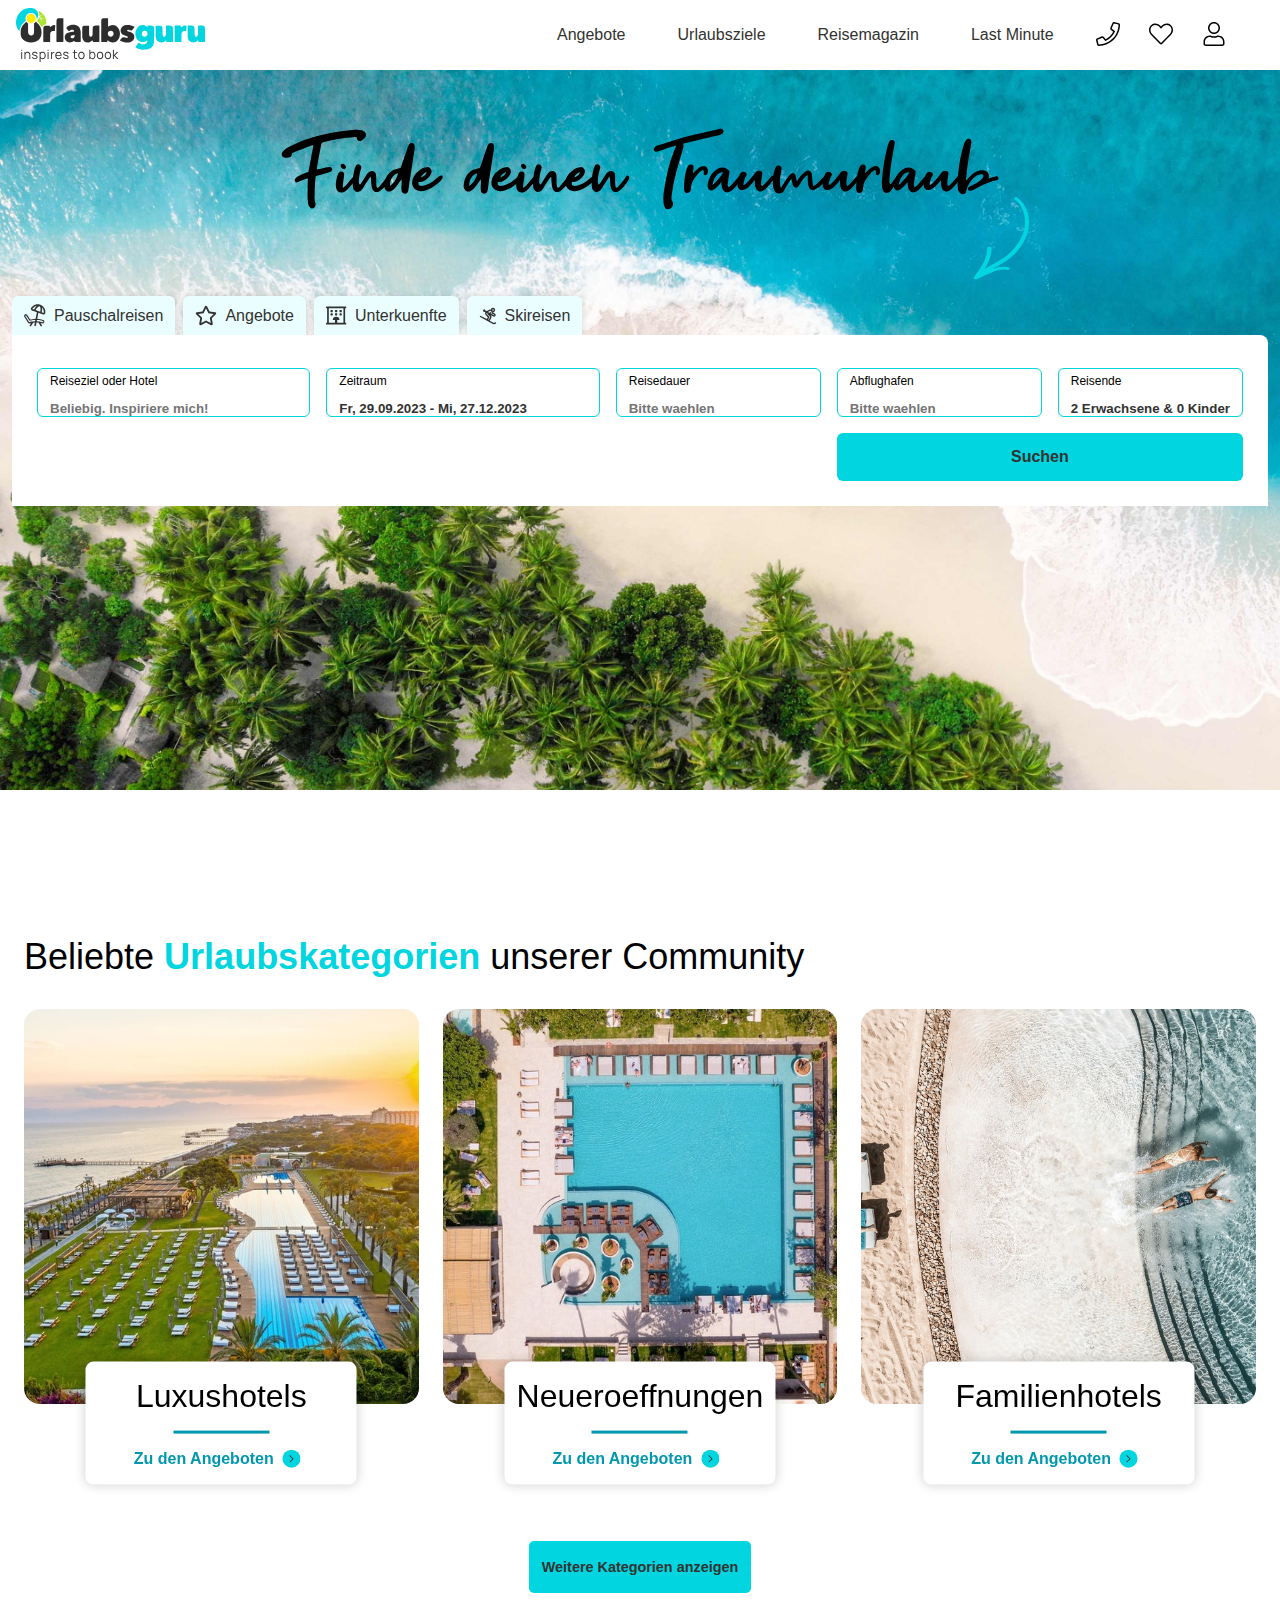
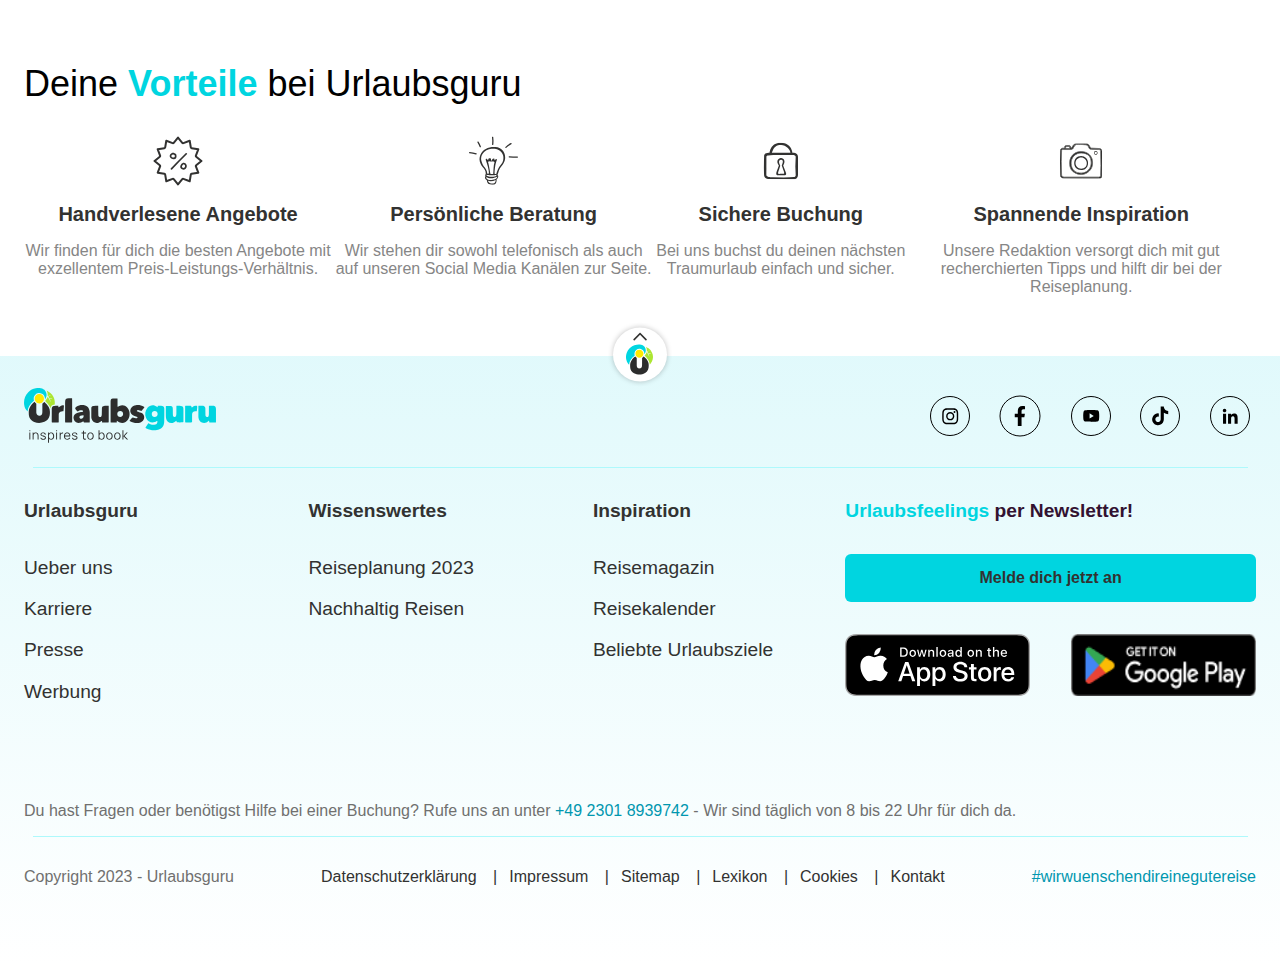
<file: index.html>
<!DOCTYPE html>
<html lang="de">

<head>
  <meta name="viewport" content="width=device-width, initial-scale=1.0" />
  <link rel="stylesheet" type="text/css" href="index.css" />
  <script src="app.js" defer></script>
</head>

<body>
  <!-- sidebar -->
  <div id="sidebar" class="show-sidebar">
    <div class="side-wrapper">
      <div class="side-top-wrapper">
        <div class="side-logo-close-btn-wrap">
          <a href="#">
            <img id="side-logo" src="assets\images\logo.svg" alt="side-logo">
          </a>
          <button class="btn-close" type="button">
            <svg aria-hidden="true" focusable="false" data-prefix="fal" data-icon="times" role="img"
              xmlns="http://www.w3.org/2000/svg" viewBox="0 0 320 512"
              class="svg-inline--fa fa-times fa-w-10 side-close-btn">
              <path fill="currentColor"
                d="M193.94 256L296.5 153.44l21.15-21.15c3.12-3.12 3.12-8.19 0-11.31l-22.63-22.63c-3.12-3.12-8.19-3.12-11.31 0L160 222.06 36.29 98.34c-3.12-3.12-8.19-3.12-11.31 0L2.34 120.97c-3.12 3.12-3.12 8.19 0 11.31L126.06 256 2.34 379.71c-3.12 3.12-3.12 8.19 0 11.31l22.63 22.63c3.12 3.12 8.19 3.12 11.31 0L160 289.94 262.56 392.5l21.15 21.15c3.12 3.12 8.19 3.12 11.31 0l22.63-22.63c3.12-3.12 3.12-8.19 0-11.31L193.94 256z"
                class=""></path>
            </svg>
          </button>
        </div>
      </div>
      <nav class="side-links">
        <ul class="side-links-list">
          <li><a href="#">Angebote</a></li>
          <li><a href="#">Urlaubsziele</a></li>
          <li><a href="#">Reisemagazin</a></li>
          <li><a href="#" class="side-last-minute">Last Minute</a></li>
        </ul>
      </nav>
      <div class="side-support">
        <h4>Benoetigst du Hilfe?</h4>
        <a id="side-support-btn" role="button" href="tel:+4923018939742">
          <span>
            <svg aria-hidden="true" focusable="false" data-prefix="fas" data-icon="phone-alt" role="img"
              xmlns="http://www.w3.org/2000/svg" viewBox="0 0 512 512" class="svg-inline--fa fa-phone-alt fa-w-16">
              <path fill="currentColor"
                d="M497.39 361.8l-112-48a24 24 0 0 0-28 6.9l-49.6 60.6A370.66 370.66 0 0 1 130.6 204.11l60.6-49.6a23.94 23.94 0 0 0 6.9-28l-48-112A24.16 24.16 0 0 0 122.6.61l-104 24A24 24 0 0 0 0 48c0 256.5 207.9 464 464 464a24 24 0 0 0 23.4-18.6l24-104a24.29 24.29 0 0 0-14.01-27.6z"
                class=""></path>
            </svg>
          </span>
          <span class="side-support-number">+49 2301 89 39 742</span>
        </a>
        <p>taeglich von 8 bis 22 Uhr</p>
      </div>
    </div>
  </div>
  <!-- header -->
  <header>
    <div class="container">
      <a href="#">
        <img id="logo" src="assets/images/logo.svg" alt="Logo" />
      </a>
      <div id="header-navigation">
        <nav>
          <ul class="links">
            <li><a href="#">Angebote</a></li>
            <li><a href="#">Urlaubsziele</a></li>
            <li><a href="#">Reisemagazin</a></li>
            <li><a href="#">Last Minute</a></li>
          </ul>
        </nav>
        <button class="icon-hidden" type="button">
          <svg aria-hidden="true" focusable="false" data-prefix="fal" data-icon="phone" role="img"
            xmlns="http://www.w3.org/2000/svg" viewBox="0 0 512 512" class="svg-inline--fa fa-phone fa-w-16 phone">
            <path fill="currentColor"
              d="M487.8 24.1L387 .8c-14.7-3.4-29.8 4.2-35.8 18.1l-46.5 108.5c-5.5 12.7-1.8 27.7 8.9 36.5l53.9 44.1c-34 69.2-90.3 125.6-159.6 159.6l-44.1-53.9c-8.8-10.7-23.8-14.4-36.5-8.9L18.9 351.3C5 357.3-2.6 372.3.8 387L24 487.7C27.3 502 39.9 512 54.5 512 306.7 512 512 307.8 512 54.5c0-14.6-10-27.2-24.2-30.4zM55.1 480l-23-99.6 107.4-46 59.5 72.8c103.6-48.6 159.7-104.9 208.1-208.1l-72.8-59.5 46-107.4 99.6 23C479.7 289.7 289.6 479.7 55.1 480z"
              class=""></path>
          </svg>
        </button>
        <button class="icon-hidden" type="button">
          <svg aria-hidden="true" focusable="false" data-prefix="fal" data-icon="heart" role="img"
            xmlns="http://www.w3.org/2000/svg" viewBox="0 0 512 512" class="svg-inline--fa fa-heart fa-w-16">
            <path fill="currentColor"
              d="M462.3 62.7c-54.5-46.4-136-38.7-186.6 13.5L256 96.6l-19.7-20.3C195.5 34.1 113.2 8.7 49.7 62.7c-62.8 53.6-66.1 149.8-9.9 207.8l193.5 199.8c6.2 6.4 14.4 9.7 22.6 9.7 8.2 0 16.4-3.2 22.6-9.7L472 270.5c56.4-58 53.1-154.2-9.7-207.8zm-13.1 185.6L256.4 448.1 62.8 248.3c-38.4-39.6-46.4-115.1 7.7-161.2 54.8-46.8 119.2-12.9 142.8 11.5l42.7 44.1 42.7-44.1c23.2-24 88.2-58 142.8-11.5 54 46 46.1 121.5 7.7 161.2z"
              class=""></path>
          </svg>
        </button>
        <button class="icon-hidden" type="button">
          <svg aria-hidden="true" focusable="false" data-prefix="fal" data-icon="user" role="img"
            xmlns="http://www.w3.org/2000/svg" viewBox="0 0 448 512" class="svg-inline--fa fa-user fa-w-14">
            <path fill="currentColor"
              d="M313.6 288c-28.7 0-42.5 16-89.6 16-47.1 0-60.8-16-89.6-16C60.2 288 0 348.2 0 422.4V464c0 26.5 21.5 48 48 48h352c26.5 0 48-21.5 48-48v-41.6c0-74.2-60.2-134.4-134.4-134.4zM416 464c0 8.8-7.2 16-16 16H48c-8.8 0-16-7.2-16-16v-41.6C32 365.9 77.9 320 134.4 320c19.6 0 39.1 16 89.6 16 50.4 0 70-16 89.6-16 56.5 0 102.4 45.9 102.4 102.4V464zM224 256c70.7 0 128-57.3 128-128S294.7 0 224 0 96 57.3 96 128s57.3 128 128 128zm0-224c52.9 0 96 43.1 96 96s-43.1 96-96 96-96-43.1-96-96 43.1-96 96-96z"
              class=""></path>
          </svg>
        </button>
        <button type="button">
          <svg aria-hidden="true" focusable="false" data-prefix="fal" data-icon="bars" role="img"
            xmlns="http://www.w3.org/2000/svg" viewBox="0 0 448 512" class="svg-inline--fa fa-bars fa-w-14 bars">
            <path fill="currentColor"
              d="M442 114H6a6 6 0 0 1-6-6V84a6 6 0 0 1 6-6h436a6 6 0 0 1 6 6v24a6 6 0 0 1-6 6zm0 160H6a6 6 0 0 1-6-6v-24a6 6 0 0 1 6-6h436a6 6 0 0 1 6 6v24a6 6 0 0 1-6 6zm0 160H6a6 6 0 0 1-6-6v-24a6 6 0 0 1 6-6h436a6 6 0 0 1 6 6v24a6 6 0 0 1-6 6z"
              class=""></path>
          </svg>
        </button>
      </div>
    </div>
  </header>
  <main>
    <section id="travel-option">
      <div class="ads-spacing">
        <img src="assets\images\Fuvahmulah_malediven_2880_1620px.jpg" class="travel-option-background">
        <div class="travel-option-wrapper">
          <div class="travel-option-headline">
            <svg width="718" height="82" viewBox="0 0 718 82" xmlns="http://www.w3.org/2000/svg"
              class="travel-option-header-svg">
              <path
                d="M26.8148 50.2562C25.3588 50.8109 23.9721 51.3309 22.6548 51.8162C21.3374 52.2322 20.0201 52.7175 18.7028 53.2722C18.3561 53.4109 17.8361 53.6535 17.1428 54.0002C16.5881 54.2775 16.0334 54.4509 15.4788 54.5202C14.9241 54.5202 14.4734 54.1389 14.1268 53.3762C13.6414 52.5442 13.5374 51.8162 13.8148 51.1922C14.1614 50.5682 14.6121 50.0482 15.1668 49.6322C15.9294 49.0775 16.6921 48.5575 17.4548 48.0722C18.2868 47.5869 19.1188 47.1362 19.9508 46.7202C21.1988 46.1655 22.4468 45.6802 23.6948 45.2642C24.9428 44.8482 26.1561 44.4322 27.3348 44.0162C28.2361 39.4402 29.1028 34.9682 29.9348 30.6002C30.7668 26.2322 31.5988 21.7949 32.4308 17.2882C32.2921 17.2882 32.0841 17.2535 31.8068 17.1842C31.5988 17.1149 31.3908 17.1495 31.1828 17.2882C28.0628 18.3975 25.0121 19.5415 22.0308 20.7202C19.0494 21.8295 15.9988 22.9735 12.8788 24.1522C12.3241 24.4295 11.7694 24.7415 11.2148 25.0882C10.7294 25.3655 10.5561 25.9895 10.6948 26.9602C10.7641 27.0989 10.7294 27.2722 10.5908 27.4802C10.5214 27.6189 10.4521 27.7575 10.3828 27.8962C10.0361 28.4509 9.44677 28.8669 8.61477 29.1442C7.78277 29.4215 6.88144 29.5949 5.91077 29.6642C5.00944 29.7335 4.10811 29.6642 3.20677 29.4562C2.37477 29.2482 1.78544 28.9015 1.43877 28.4162C0.884108 27.7229 0.641441 26.9255 0.710774 26.0242C0.710774 25.0535 1.09211 24.1869 1.85477 23.4242C3.58811 21.8295 5.39077 20.4775 7.26277 19.3682C10.5908 17.4962 13.9881 15.8669 17.4548 14.4802C20.9214 13.0242 24.4228 11.7069 27.9588 10.5282C35.5161 8.03219 43.0388 6.09086 50.5268 4.70419C58.0841 3.31753 65.7454 2.34686 73.5108 1.79219C74.6894 1.65353 75.8681 1.65353 77.0468 1.79219C78.2254 1.93086 79.4041 2.10419 80.5828 2.31219C81.4841 2.38153 82.4548 2.83219 83.4948 3.66419C84.6734 4.49619 85.1588 5.77886 84.9508 7.51219C84.8814 8.13619 84.5694 8.79486 84.0148 9.48819C83.5294 10.1815 82.9401 10.8055 82.2468 11.3602C81.6228 11.9149 80.9294 12.3655 80.1668 12.7122C79.4734 13.0589 78.8494 13.1629 78.2948 13.0242C77.3934 12.8855 76.7694 12.4349 76.4228 11.6722C76.0761 10.9095 75.7641 10.0082 75.4868 8.96819C74.3081 9.03753 73.1294 9.10686 71.9508 9.17619C70.7721 9.24553 69.5934 9.34953 68.4148 9.48819C64.0468 9.83486 59.7828 10.4242 55.6228 11.2562C51.5321 12.0882 47.3374 13.0242 43.0388 14.0642C42.3454 14.2029 41.7214 14.4455 41.1668 14.7922C40.6814 15.1389 40.3348 15.7629 40.1268 16.6642C39.4334 20.4775 38.7401 24.2909 38.0468 28.1042C37.3534 31.8482 36.6601 35.5922 35.9668 39.3362C35.8974 39.6829 35.8628 39.9949 35.8628 40.2722C35.8628 40.5495 35.8628 40.9655 35.8628 41.5202C37.6654 41.1042 39.3988 40.7229 41.0628 40.3762C42.7961 39.9602 44.4948 39.5789 46.1588 39.2322C46.7134 39.0935 47.2334 38.9895 47.7188 38.9202C48.2734 38.8509 48.8281 38.8855 49.3828 39.0242C49.7294 39.0935 50.0761 39.3015 50.4228 39.6482C50.7694 39.9949 50.9774 40.3415 51.0468 40.6882C51.1854 41.1042 51.1508 41.5895 50.9428 42.1442C50.7348 42.6989 50.5268 43.0455 50.3188 43.1842C49.8334 43.6002 49.2788 43.9122 48.6548 44.1202C48.1001 44.3282 47.5454 44.5362 46.9908 44.7442C44.9801 45.2989 42.9694 45.8535 40.9588 46.4082C39.0174 46.8935 37.0068 47.4135 34.9268 47.9682C34.7881 48.7309 34.6494 49.4589 34.5108 50.1522C34.3721 50.8455 34.2681 51.5735 34.1988 52.3362C34.0601 55.2482 33.9214 58.1602 33.7828 61.0722C33.7134 63.9842 33.6441 66.8962 33.5748 69.8082C33.5748 70.7095 33.6441 71.5762 33.7828 72.4082C33.9908 73.2402 34.1641 74.0722 34.3028 74.9042C34.8574 77.1229 34.4414 78.7522 33.0548 79.7922C32.2921 80.3469 31.4601 80.5549 30.5588 80.4162C29.7268 80.3469 28.9988 79.8269 28.3748 78.8562C27.7508 78.0242 27.3348 77.0189 27.1268 75.8402C26.9881 74.5922 26.8494 73.3095 26.7108 71.9922C26.5721 70.6749 26.5028 69.3575 26.5028 68.0402C26.5028 65.1975 26.5374 62.3549 26.6068 59.5122C26.6761 56.6002 26.7454 53.5149 26.8148 50.2562Z"
                class="black"></path>
              <path
                d="M61.6588 59.5122C62.0055 59.7895 62.5948 59.5469 63.4268 58.7842C64.3282 57.9522 65.2988 56.9122 66.3388 55.6642C67.3788 54.4162 68.4535 53.1335 69.5628 51.8162C70.7415 50.4295 71.7468 49.3549 72.5788 48.5922C72.9948 48.2455 73.4108 48.0722 73.8268 48.0722C74.3122 48.0722 74.7282 48.2109 75.0748 48.4882C75.4215 48.6962 75.6295 49.0082 75.6988 49.4242C75.8375 49.8402 75.7682 50.3255 75.4908 50.8802C75.1442 51.5042 74.7282 52.1282 74.2428 52.7522C72.8562 54.2082 71.5042 55.6989 70.1868 57.2242C68.9388 58.7495 67.6215 60.2402 66.2348 61.6962C65.4722 62.4589 64.5362 63.1175 63.4268 63.6722C61.4162 64.7122 59.5788 64.8509 57.9148 64.0882C56.3202 63.3255 55.3495 61.8349 55.0028 59.6162C54.6562 57.3975 54.7255 55.0055 55.2108 52.4402C55.6962 49.8749 56.3895 47.5869 57.2908 45.5762C57.6375 44.6749 58.1575 44.0509 58.8508 43.7042C59.5442 43.3575 60.2722 43.3229 61.0348 43.6002C62.6295 44.1549 63.3228 45.3335 63.1148 47.1362C63.0455 48.2455 62.8722 49.5629 62.5948 51.0882C62.3868 52.6135 62.2135 53.9309 62.0748 55.0402C61.9362 55.5949 61.8668 56.2535 61.8668 57.0162C61.8668 57.7095 61.7975 58.5415 61.6588 59.5122ZM61.9708 35.6962C62.3175 35.6962 62.6642 35.8695 63.0108 36.2162C63.4268 36.4935 63.7735 36.8402 64.0508 37.2562C64.3975 37.6029 64.6402 37.9842 64.7788 38.4002C64.9868 38.8162 65.0562 39.1629 64.9868 39.4402C64.8482 39.7869 64.5708 40.1335 64.1548 40.4802C63.7388 40.8269 63.3575 41.0349 63.0108 41.1042C62.5948 41.1042 62.1788 41.0002 61.7628 40.7922C61.3468 40.5842 60.9655 40.3069 60.6188 39.9602C60.3415 39.5442 60.0988 39.1282 59.8908 38.7122C59.6828 38.2962 59.5788 37.9149 59.5788 37.5682C59.7175 37.0135 59.9948 36.5629 60.4108 36.2162C60.8268 35.8002 61.3468 35.6269 61.9708 35.6962Z"
                class="black"></path>
              <path
                d="M88.0163 44.1202C89.403 43.0802 90.8243 42.7682 92.2803 43.1842C93.7363 43.6002 94.6377 44.7095 94.9843 46.5122C95.123 47.4829 95.1923 48.6962 95.1923 50.1522C95.1923 51.6082 95.1923 53.0642 95.1923 54.5202C95.2617 55.9069 95.3657 57.1202 95.5043 58.1602C95.7123 59.2002 96.059 59.7549 96.5443 59.8242C96.891 59.8242 97.3763 59.5122 98.0003 58.8882C98.8323 58.0562 99.699 57.0509 100.6 55.8722C101.571 54.6935 102.472 53.5495 103.304 52.4402C104.136 51.2615 104.864 50.2562 105.488 49.4242C106.112 48.5229 106.528 47.9682 106.736 47.7602C107.014 47.4829 107.326 47.3789 107.672 47.4482C108.019 47.5175 108.296 47.6909 108.504 47.9682C108.782 48.2455 108.99 48.5922 109.128 49.0082C109.267 49.4242 109.302 49.7709 109.232 50.0482C109.094 50.8802 108.574 51.9895 107.672 53.3762C106.771 54.7629 105.731 56.1842 104.552 57.6402C103.374 59.0269 102.126 60.3095 100.808 61.4882C99.5603 62.5975 98.4857 63.3255 97.5843 63.6722C96.267 64.1575 94.9843 64.1575 93.7363 63.6722C92.5577 63.1869 91.691 62.0775 91.1363 60.3442C90.7897 59.2349 90.547 58.0562 90.4083 56.8082C90.339 55.4909 90.235 54.2429 90.0963 53.0642C90.027 52.4402 89.9923 51.8162 89.9923 51.1922C89.9923 50.4989 89.9577 49.7015 89.8883 48.8002C88.7097 49.8402 87.739 50.9495 86.9763 52.1282C86.2137 53.2375 85.4857 54.3815 84.7923 55.5602C84.099 56.7389 83.4057 57.9175 82.7123 59.0962C82.019 60.2749 81.187 61.3842 80.2163 62.4242C79.0377 63.3949 77.7203 63.8802 76.2643 63.8802C74.8083 63.8109 73.6643 63.1175 72.8323 61.8002C72.2777 60.9682 71.9657 59.9975 71.8963 58.8882C71.827 57.7789 71.7577 56.7042 71.6883 55.6642C71.6883 53.0989 71.8617 50.5335 72.2083 47.9682C72.4857 45.3335 73.0403 42.7682 73.8723 40.2722C74.0803 39.6482 74.2883 39.1282 74.4963 38.7122C75.3977 36.5629 76.6457 35.8349 78.2403 36.5282C78.9337 36.6669 79.4883 37.1175 79.9043 37.8802C80.3897 38.5735 80.459 39.4749 80.1123 40.5842C79.627 42.1789 79.1763 43.8082 78.7603 45.4722C78.4137 47.1362 78.171 48.6962 78.0323 50.1522C77.8937 51.6082 77.8243 52.8909 77.8243 54.0002C77.8937 55.0402 78.1017 55.8029 78.4483 56.2882C78.8643 56.6349 79.419 56.2882 80.1123 55.2482C80.875 54.2082 81.6723 52.9602 82.5043 51.5042C83.4057 50.0482 84.307 48.5922 85.2083 47.1362C86.179 45.6802 87.115 44.6749 88.0163 44.1202Z"
                class="black"></path>
              <path
                d="M119.445 40.0642C119.653 39.5095 119.895 38.8855 120.173 38.1922C120.45 37.4295 120.727 36.6669 121.005 35.9042C122.045 32.9922 123.05 30.0455 124.021 27.0642C125.061 24.0829 126.066 21.1362 127.037 18.2242C127.175 18.0162 127.314 17.7735 127.453 17.4962C127.591 17.2189 127.73 16.9415 127.869 16.6642C128.631 15.2775 129.775 14.7575 131.301 15.1042C132.687 15.4509 133.45 16.3175 133.589 17.7042C133.727 18.3975 133.762 19.0909 133.693 19.7842C133.693 20.4775 133.623 21.2055 133.485 21.9682C132.722 26.6829 131.994 31.3629 131.301 36.0082C130.607 40.5842 129.879 45.2642 129.117 50.0482C128.77 51.8509 128.493 53.6882 128.285 55.5602C128.077 57.3629 127.834 59.2002 127.557 61.0722C127.487 61.4189 127.418 61.7309 127.349 62.0082C127.349 62.2855 127.279 62.5975 127.141 62.9442C126.586 64.8855 125.407 65.7869 123.605 65.6482C122.773 65.5789 122.079 65.3015 121.525 64.8162C120.97 64.3309 120.658 63.6029 120.589 62.6322C120.45 61.5922 120.381 60.5175 120.381 59.4082C120.45 58.2989 120.519 57.1895 120.589 56.0802C120.658 55.3175 120.693 54.5549 120.693 53.7922C120.762 53.0295 120.727 52.2322 120.589 51.4002C120.103 51.8855 119.722 52.3709 119.445 52.8562C118.474 54.1042 117.538 55.3869 116.637 56.7042C115.735 57.9522 114.799 59.1655 113.829 60.3442C113.413 60.8989 112.893 61.3842 112.269 61.8002C111.645 62.2162 111.021 62.5975 110.397 62.9442C108.871 63.7069 107.45 63.7762 106.133 63.1522C104.885 62.4589 104.018 61.2802 103.533 59.6162C103.394 59.0615 103.325 58.5415 103.325 58.0562C103.463 54.6589 104.226 51.6082 105.613 48.9042C106.999 46.1309 109.218 43.8429 112.269 42.0402C113.239 41.4855 114.314 41.1042 115.493 40.8962C116.741 40.6882 118.058 40.4109 119.445 40.0642ZM109.045 57.9522C110.015 57.2589 110.951 56.3922 111.853 55.3522C112.754 54.3122 113.551 53.2375 114.245 52.1282C115.007 50.9495 115.631 49.7709 116.117 48.5922C116.602 47.4135 116.879 46.3389 116.949 45.3682C115.839 45.5069 114.765 45.9575 113.725 46.7202C112.685 47.4829 111.783 48.4535 111.021 49.6322C110.327 50.8109 109.773 52.1282 109.357 53.5842C109.01 55.0402 108.906 56.4962 109.045 57.9522Z"
                class="black"></path>
              <path
                d="M137.516 53.6882C137.308 55.0749 137.378 56.0802 137.724 56.7042C138.14 57.3282 138.695 57.7095 139.388 57.8482C140.151 57.9869 140.983 57.9869 141.884 57.8482C142.855 57.6402 143.791 57.3629 144.692 57.0162C147.466 56.1149 149.788 54.9709 151.66 53.5842C153.532 52.1975 155.508 50.6029 157.588 48.8002C158.49 47.9682 159.252 47.5175 159.876 47.4482C160.5 47.3789 160.951 47.5175 161.228 47.8642C161.575 48.2109 161.714 48.7655 161.644 49.5282C161.575 50.2215 161.263 50.9149 160.708 51.6082C159.738 52.8562 158.386 54.1735 156.652 55.5602C154.988 56.9469 153.151 58.2295 151.14 59.4082C149.199 60.5869 147.188 61.5575 145.108 62.3202C143.098 63.0135 141.26 63.3255 139.596 63.2562C136.338 62.9095 133.98 61.6615 132.524 59.5122C130.999 57.3629 130.687 54.7282 131.588 51.6082C132.282 49.2509 133.426 47.1709 135.02 45.3682C135.714 44.5362 136.684 43.6349 137.932 42.6642C139.18 41.6242 140.463 40.7922 141.78 40.1682C143.167 39.4749 144.519 39.1282 145.836 39.1282C147.223 39.0589 148.402 39.5442 149.372 40.5842C150.551 41.7629 150.863 43.2189 150.308 44.9522C149.754 46.6855 148.748 48.3149 147.292 49.8402C145.906 51.2962 144.276 52.4402 142.404 53.2722C140.602 54.1042 138.972 54.2429 137.516 53.6882ZM145.732 44.0162C142.682 45.3335 140.706 47.1709 139.804 49.5282C141.052 49.1815 142.162 48.6269 143.132 47.8642C144.172 47.1015 145.039 45.8189 145.732 44.0162Z"
                class="black"></path>
              <path
                d="M198.765 40.0642C198.973 39.5095 199.216 38.8855 199.493 38.1922C199.77 37.4295 200.048 36.6669 200.325 35.9042C201.365 32.9922 202.37 30.0455 203.341 27.0642C204.381 24.0829 205.386 21.1362 206.357 18.2242C206.496 18.0162 206.634 17.7735 206.773 17.4962C206.912 17.2189 207.05 16.9415 207.189 16.6642C207.952 15.2775 209.096 14.7575 210.621 15.1042C212.008 15.4509 212.77 16.3175 212.909 17.7042C213.048 18.3975 213.082 19.0909 213.013 19.7842C213.013 20.4775 212.944 21.2055 212.805 21.9682C212.042 26.6829 211.314 31.3629 210.621 36.0082C209.928 40.5842 209.2 45.2642 208.437 50.0482C208.09 51.8509 207.813 53.6882 207.605 55.5602C207.397 57.3629 207.154 59.2002 206.877 61.0722C206.808 61.4189 206.738 61.7309 206.669 62.0082C206.669 62.2855 206.6 62.5975 206.461 62.9442C205.906 64.8855 204.728 65.7869 202.925 65.6482C202.093 65.5789 201.4 65.3015 200.845 64.8162C200.29 64.3309 199.978 63.6029 199.909 62.6322C199.77 61.5922 199.701 60.5175 199.701 59.4082C199.77 58.2989 199.84 57.1895 199.909 56.0802C199.978 55.3175 200.013 54.5549 200.013 53.7922C200.082 53.0295 200.048 52.2322 199.909 51.4002C199.424 51.8855 199.042 52.3709 198.765 52.8562C197.794 54.1042 196.858 55.3869 195.957 56.7042C195.056 57.9522 194.12 59.1655 193.149 60.3442C192.733 60.8989 192.213 61.3842 191.589 61.8002C190.965 62.2162 190.341 62.5975 189.717 62.9442C188.192 63.7069 186.77 63.7762 185.453 63.1522C184.205 62.4589 183.338 61.2802 182.853 59.6162C182.714 59.0615 182.645 58.5415 182.645 58.0562C182.784 54.6589 183.546 51.6082 184.933 48.9042C186.32 46.1309 188.538 43.8429 191.589 42.0402C192.56 41.4855 193.634 41.1042 194.813 40.8962C196.061 40.6882 197.378 40.4109 198.765 40.0642ZM188.365 57.9522C189.336 57.2589 190.272 56.3922 191.173 55.3522C192.074 54.3122 192.872 53.2375 193.565 52.1282C194.328 50.9495 194.952 49.7709 195.437 48.5922C195.922 47.4135 196.2 46.3389 196.269 45.3682C195.16 45.5069 194.085 45.9575 193.045 46.7202C192.005 47.4829 191.104 48.4535 190.341 49.6322C189.648 50.8109 189.093 52.1282 188.677 53.5842C188.33 55.0402 188.226 56.4962 188.365 57.9522Z"
                class="black"></path>
              <path
                d="M216.837 53.6882C216.629 55.0749 216.698 56.0802 217.045 56.7042C217.461 57.3282 218.015 57.7095 218.709 57.8482C219.471 57.9869 220.303 57.9869 221.205 57.8482C222.175 57.6402 223.111 57.3629 224.013 57.0162C226.786 56.1149 229.109 54.9709 230.981 53.5842C232.853 52.1975 234.829 50.6029 236.909 48.8002C237.81 47.9682 238.573 47.5175 239.197 47.4482C239.821 47.3789 240.271 47.5175 240.549 47.8642C240.895 48.2109 241.034 48.7655 240.965 49.5282C240.895 50.2215 240.583 50.9149 240.029 51.6082C239.058 52.8562 237.706 54.1735 235.973 55.5602C234.309 56.9469 232.471 58.2295 230.461 59.4082C228.519 60.5869 226.509 61.5575 224.429 62.3202C222.418 63.0135 220.581 63.3255 218.917 63.2562C215.658 62.9095 213.301 61.6615 211.845 59.5122C210.319 57.3629 210.007 54.7282 210.909 51.6082C211.602 49.2509 212.746 47.1709 214.341 45.3682C215.034 44.5362 216.005 43.6349 217.253 42.6642C218.501 41.6242 219.783 40.7922 221.101 40.1682C222.487 39.4749 223.839 39.1282 225.157 39.1282C226.543 39.0589 227.722 39.5442 228.693 40.5842C229.871 41.7629 230.183 43.2189 229.629 44.9522C229.074 46.6855 228.069 48.3149 226.613 49.8402C225.226 51.2962 223.597 52.4402 221.725 53.2722C219.922 54.1042 218.293 54.2429 216.837 53.6882ZM225.053 44.0162C222.002 45.3335 220.026 47.1709 219.125 49.5282C220.373 49.1815 221.482 48.6269 222.453 47.8642C223.493 47.1015 224.359 45.8189 225.053 44.0162Z"
                class="black"></path>
              <path
                d="M242.034 59.5122C242.381 59.7895 242.97 59.5469 243.802 58.7842C244.703 57.9522 245.674 56.9122 246.714 55.6642C247.754 54.4162 248.829 53.1335 249.938 51.8162C251.117 50.4295 252.122 49.3549 252.954 48.5922C253.37 48.2455 253.786 48.0722 254.202 48.0722C254.687 48.0722 255.103 48.2109 255.45 48.4882C255.797 48.6962 256.005 49.0082 256.074 49.4242C256.213 49.8402 256.143 50.3255 255.866 50.8802C255.519 51.5042 255.103 52.1282 254.618 52.7522C253.231 54.2082 251.879 55.6989 250.562 57.2242C249.314 58.7495 247.997 60.2402 246.61 61.6962C245.847 62.4589 244.911 63.1175 243.802 63.6722C241.791 64.7122 239.954 64.8509 238.29 64.0882C236.695 63.3255 235.725 61.8349 235.378 59.6162C235.031 57.3975 235.1 55.0055 235.586 52.4402C236.071 49.8749 236.764 47.5869 237.666 45.5762C238.012 44.6749 238.533 44.0509 239.226 43.7042C239.919 43.3575 240.647 43.3229 241.41 43.6002C243.005 44.1549 243.698 45.3335 243.49 47.1362C243.421 48.2455 243.247 49.5629 242.97 51.0882C242.762 52.6135 242.589 53.9309 242.45 55.0402C242.311 55.5949 242.242 56.2535 242.242 57.0162C242.242 57.7095 242.173 58.5415 242.034 59.5122ZM242.346 35.6962C242.693 35.6962 243.039 35.8695 243.386 36.2162C243.802 36.4935 244.149 36.8402 244.426 37.2562C244.773 37.6029 245.015 37.9842 245.154 38.4002C245.362 38.8162 245.431 39.1629 245.362 39.4402C245.223 39.7869 244.946 40.1335 244.53 40.4802C244.114 40.8269 243.732 41.0349 243.386 41.1042C242.97 41.1042 242.554 41.0002 242.138 40.7922C241.722 40.5842 241.34 40.3069 240.994 39.9602C240.717 39.5442 240.474 39.1282 240.266 38.7122C240.058 38.2962 239.954 37.9149 239.954 37.5682C240.093 37.0135 240.37 36.5629 240.786 36.2162C241.202 35.8002 241.722 35.6269 242.346 35.6962Z"
                class="black"></path>
              <path
                d="M268.391 44.1202C269.778 43.0802 271.199 42.7682 272.655 43.1842C274.111 43.6002 275.013 44.7095 275.359 46.5122C275.498 47.4829 275.567 48.6962 275.567 50.1522C275.567 51.6082 275.567 53.0642 275.567 54.5202C275.637 55.9069 275.741 57.1202 275.879 58.1602C276.087 59.2002 276.434 59.7549 276.919 59.8242C277.266 59.8242 277.751 59.5122 278.375 58.8882C279.207 58.0562 280.074 57.0509 280.975 55.8722C281.946 54.6935 282.847 53.5495 283.679 52.4402C284.511 51.2615 285.239 50.2562 285.863 49.4242C286.487 48.5229 286.903 47.9682 287.111 47.7602C287.389 47.4829 287.701 47.3789 288.047 47.4482C288.394 47.5175 288.671 47.6909 288.879 47.9682C289.157 48.2455 289.365 48.5922 289.503 49.0082C289.642 49.4242 289.677 49.7709 289.607 50.0482C289.469 50.8802 288.949 51.9895 288.047 53.3762C287.146 54.7629 286.106 56.1842 284.927 57.6402C283.749 59.0269 282.501 60.3095 281.183 61.4882C279.935 62.5975 278.861 63.3255 277.959 63.6722C276.642 64.1575 275.359 64.1575 274.111 63.6722C272.933 63.1869 272.066 62.0775 271.511 60.3442C271.165 59.2349 270.922 58.0562 270.783 56.8082C270.714 55.4909 270.61 54.2429 270.471 53.0642C270.402 52.4402 270.367 51.8162 270.367 51.1922C270.367 50.4989 270.333 49.7015 270.263 48.8002C269.085 49.8402 268.114 50.9495 267.351 52.1282C266.589 53.2375 265.861 54.3815 265.167 55.5602C264.474 56.7389 263.781 57.9175 263.087 59.0962C262.394 60.2749 261.562 61.3842 260.591 62.4242C259.413 63.3949 258.095 63.8802 256.639 63.8802C255.183 63.8109 254.039 63.1175 253.207 61.8002C252.653 60.9682 252.341 59.9975 252.271 58.8882C252.202 57.7789 252.133 56.7042 252.063 55.6642C252.063 53.0989 252.237 50.5335 252.583 47.9682C252.861 45.3335 253.415 42.7682 254.247 40.2722C254.455 39.6482 254.663 39.1282 254.871 38.7122C255.773 36.5629 257.021 35.8349 258.615 36.5282C259.309 36.6669 259.863 37.1175 260.279 37.8802C260.765 38.5735 260.834 39.4749 260.487 40.5842C260.002 42.1789 259.551 43.8082 259.135 45.4722C258.789 47.1362 258.546 48.6962 258.407 50.1522C258.269 51.6082 258.199 52.8909 258.199 54.0002C258.269 55.0402 258.477 55.8029 258.823 56.2882C259.239 56.6349 259.794 56.2882 260.487 55.2482C261.25 54.2082 262.047 52.9602 262.879 51.5042C263.781 50.0482 264.682 48.5922 265.583 47.1362C266.554 45.6802 267.49 44.6749 268.391 44.1202Z"
                class="black"></path>
              <path
                d="M290.876 53.6882C290.668 55.0749 290.737 56.0802 291.084 56.7042C291.5 57.3282 292.054 57.7095 292.748 57.8482C293.51 57.9869 294.342 57.9869 295.244 57.8482C296.214 57.6402 297.15 57.3629 298.052 57.0162C300.825 56.1149 303.148 54.9709 305.02 53.5842C306.892 52.1975 308.868 50.6029 310.948 48.8002C311.849 47.9682 312.612 47.5175 313.236 47.4482C313.86 47.3789 314.31 47.5175 314.588 47.8642C314.934 48.2109 315.073 48.7655 315.004 49.5282C314.934 50.2215 314.622 50.9149 314.068 51.6082C313.097 52.8562 311.745 54.1735 310.012 55.5602C308.348 56.9469 306.51 58.2295 304.5 59.4082C302.558 60.5869 300.548 61.5575 298.468 62.3202C296.457 63.0135 294.62 63.3255 292.956 63.2562C289.697 62.9095 287.34 61.6615 285.884 59.5122C284.358 57.3629 284.046 54.7282 284.948 51.6082C285.641 49.2509 286.785 47.1709 288.38 45.3682C289.073 44.5362 290.044 43.6349 291.292 42.6642C292.54 41.6242 293.822 40.7922 295.14 40.1682C296.526 39.4749 297.878 39.1282 299.196 39.1282C300.582 39.0589 301.761 39.5442 302.732 40.5842C303.91 41.7629 304.222 43.2189 303.668 44.9522C303.113 46.6855 302.108 48.3149 300.652 49.8402C299.265 51.2962 297.636 52.4402 295.764 53.2722C293.961 54.1042 292.332 54.2429 290.876 53.6882ZM299.092 44.0162C296.041 45.3335 294.065 47.1709 293.164 49.5282C294.412 49.1815 295.521 48.6269 296.492 47.8642C297.532 47.1015 298.398 45.8189 299.092 44.0162Z"
                class="black"></path>
              <path
                d="M326.993 44.1202C328.38 43.0802 329.801 42.7682 331.257 43.1842C332.713 43.6002 333.614 44.7095 333.961 46.5122C334.1 47.4829 334.169 48.6962 334.169 50.1522C334.169 51.6082 334.169 53.0642 334.169 54.5202C334.238 55.9069 334.342 57.1202 334.481 58.1602C334.689 59.2002 335.036 59.7549 335.521 59.8242C335.868 59.8242 336.353 59.5122 336.977 58.8882C337.809 58.0562 338.676 57.0509 339.577 55.8722C340.548 54.6935 341.449 53.5495 342.281 52.4402C343.113 51.2615 343.841 50.2562 344.465 49.4242C345.089 48.5229 345.505 47.9682 345.713 47.7602C345.99 47.4829 346.302 47.3789 346.649 47.4482C346.996 47.5175 347.273 47.6909 347.481 47.9682C347.758 48.2455 347.966 48.5922 348.105 49.0082C348.244 49.4242 348.278 49.7709 348.209 50.0482C348.07 50.8802 347.55 51.9895 346.649 53.3762C345.748 54.7629 344.708 56.1842 343.529 57.6402C342.35 59.0269 341.102 60.3095 339.785 61.4882C338.537 62.5975 337.462 63.3255 336.561 63.6722C335.244 64.1575 333.961 64.1575 332.713 63.6722C331.534 63.1869 330.668 62.0775 330.113 60.3442C329.766 59.2349 329.524 58.0562 329.385 56.8082C329.316 55.4909 329.212 54.2429 329.073 53.0642C329.004 52.4402 328.969 51.8162 328.969 51.1922C328.969 50.4989 328.934 49.7015 328.865 48.8002C327.686 49.8402 326.716 50.9495 325.953 52.1282C325.19 53.2375 324.462 54.3815 323.769 55.5602C323.076 56.7389 322.382 57.9175 321.689 59.0962C320.996 60.2749 320.164 61.3842 319.193 62.4242C318.014 63.3949 316.697 63.8802 315.241 63.8802C313.785 63.8109 312.641 63.1175 311.809 61.8002C311.254 60.9682 310.942 59.9975 310.873 58.8882C310.804 57.7789 310.734 56.7042 310.665 55.6642C310.665 53.0989 310.838 50.5335 311.185 47.9682C311.462 45.3335 312.017 42.7682 312.849 40.2722C313.057 39.6482 313.265 39.1282 313.473 38.7122C314.374 36.5629 315.622 35.8349 317.217 36.5282C317.91 36.6669 318.465 37.1175 318.881 37.8802C319.366 38.5735 319.436 39.4749 319.089 40.5842C318.604 42.1789 318.153 43.8082 317.737 45.4722C317.39 47.1362 317.148 48.6962 317.009 50.1522C316.87 51.6082 316.801 52.8909 316.801 54.0002C316.87 55.0402 317.078 55.8029 317.425 56.2882C317.841 56.6349 318.396 56.2882 319.089 55.2482C319.852 54.2082 320.649 52.9602 321.481 51.5042C322.382 50.0482 323.284 48.5922 324.185 47.1362C325.156 45.6802 326.092 44.6749 326.993 44.1202Z"
                class="black"></path>
              <path
                d="M394.785 17.6002C392.913 18.2242 391.041 18.8135 389.169 19.3682C387.366 19.9229 385.563 20.5122 383.761 21.1362C382.721 21.4829 381.681 21.8295 380.641 22.1762C379.67 22.5229 378.699 22.8695 377.729 23.2162C376.897 23.4935 375.995 23.6322 375.025 23.6322C374.401 23.5629 373.846 23.3549 373.361 23.0082C372.945 22.6615 372.737 22.1415 372.737 21.4482C372.737 21.0322 372.875 20.6162 373.153 20.2002C373.43 19.7149 373.742 19.2989 374.089 18.9522C374.435 18.6055 374.817 18.3282 375.233 18.1202C375.649 17.9122 376.099 17.7389 376.585 17.6002C381.022 16.2135 385.425 14.7922 389.793 13.3362C394.161 11.8109 398.563 10.4589 403.001 9.2802C408.894 7.68553 414.787 6.22953 420.681 4.91219C426.574 3.59486 432.467 2.27752 438.361 0.960192C438.707 0.89086 439.019 0.821527 439.297 0.752195C439.574 0.682862 439.886 0.682862 440.233 0.752195C440.857 0.821527 441.377 1.06419 441.793 1.48019C442.278 1.82686 442.521 2.38153 442.521 3.14419C442.451 3.62953 442.278 4.18419 442.001 4.80819C441.793 5.36286 441.515 5.70953 441.169 5.84819C440.406 6.33353 439.643 6.68019 438.881 6.8882C438.187 7.09619 437.459 7.30419 436.697 7.51219C433.438 8.27486 430.214 9.00286 427.025 9.69619C423.835 10.3895 420.646 11.1175 417.457 11.8802C414.891 12.4349 412.361 13.0589 409.865 13.7522C407.438 14.3762 404.907 14.9655 402.273 15.5202C402.619 17.1149 402.585 18.5362 402.169 19.7842C401.822 21.0322 401.475 22.3149 401.129 23.6322C398.91 30.7735 396.865 37.9149 394.993 45.0562C393.121 52.1282 391.699 59.4082 390.729 66.8962C390.59 68.0749 390.486 69.2535 390.417 70.4322C390.417 71.6109 390.833 72.7895 391.665 73.9682C392.289 74.8695 392.323 76.0482 391.769 77.5042C391.283 78.8909 390.521 79.9309 389.481 80.6242C388.51 81.3175 387.435 81.5255 386.257 81.2482C385.147 81.0402 384.315 80.3469 383.761 79.1682C383.067 77.7122 382.651 76.1522 382.513 74.4882C382.235 71.7149 382.235 68.9762 382.513 66.2722C382.859 63.5682 383.275 60.8642 383.761 58.1602C384.662 52.6829 385.737 47.2749 386.985 41.9362C388.233 36.5282 389.862 31.2242 391.873 26.0242C392.427 24.7069 392.947 23.4242 393.433 22.1762C393.987 20.9282 394.507 19.6455 394.993 18.3282C394.854 18.0509 394.785 17.8082 394.785 17.6002Z"
                class="black"></path>
              <path
                d="M411.818 45.3682C412.511 44.6749 413.066 44.1202 413.482 43.7042C413.898 43.2882 414.314 42.9069 414.73 42.5602C415.562 41.8669 416.359 41.1735 417.122 40.4802C417.954 39.7869 418.821 39.1975 419.722 38.7122C422.079 37.5335 424.09 37.7762 425.754 39.4402C427.071 40.9655 427.314 42.9762 426.482 45.4722C426.135 46.6509 425.303 47.2055 423.986 47.1362C423.015 46.9975 422.599 46.3735 422.738 45.2642C422.877 44.5709 422.911 44.0162 422.842 43.6002C422.634 42.2135 421.802 41.9362 420.346 42.7682C419.93 43.0455 419.479 43.3922 418.994 43.8082C418.509 44.1549 418.093 44.5362 417.746 44.9522C415.597 47.1709 413.759 49.6322 412.234 52.3362C410.709 54.9709 409.946 57.7442 409.946 60.6562C409.946 61.6962 409.634 62.6322 409.01 63.4642C408.455 64.2962 407.693 64.8162 406.722 65.0242C405.821 65.2322 405.023 65.0935 404.33 64.6082C403.706 64.1229 403.325 63.3602 403.186 62.3202C403.047 61.4189 403.013 59.9629 403.082 57.9522C403.082 55.8722 403.221 53.6882 403.498 51.4002C403.706 49.0429 404.087 46.7202 404.642 44.4322C405.197 42.0749 405.89 40.0989 406.722 38.5042C407.138 37.7415 407.693 37.1869 408.386 36.8402C409.079 36.4935 409.773 36.3549 410.466 36.4242C412.061 36.6322 412.754 37.6375 412.546 39.4402C412.477 40.3415 412.373 41.2775 412.234 42.2482C412.095 43.1495 411.957 44.1895 411.818 45.3682Z"
                class="black"></path>
              <path
                d="M440.425 53.8962C439.732 54.7975 439.073 55.6295 438.449 56.3922C437.825 57.0855 437.201 57.7789 436.577 58.4722C435.953 59.0269 435.295 59.6162 434.601 60.2402C433.977 60.8642 433.319 61.3495 432.625 61.6962C431.377 62.4589 430.233 62.6322 429.193 62.2162C428.084 61.7309 427.321 60.7949 426.905 59.4082C426.559 58.4375 426.455 57.5015 426.593 56.6002C427.148 53.4802 428.119 50.6375 429.505 48.0722C430.892 45.5069 432.903 43.3229 435.537 41.5202C437.271 40.3415 439.004 39.6829 440.737 39.5442C442.471 39.4055 444.239 39.8909 446.041 41.0002C447.081 41.6242 447.775 42.2482 448.121 42.8722C448.468 43.4269 448.537 44.3282 448.329 45.5762C448.191 46.6855 447.983 47.7949 447.705 48.9042C447.497 49.9442 447.324 51.0535 447.185 52.2322C447.047 53.2722 446.908 54.3469 446.769 55.4562C446.631 56.4962 446.631 57.3282 446.769 57.9522C446.977 58.5762 447.324 58.8882 447.809 58.8882C448.364 58.8882 449.231 58.2989 450.409 57.1202C451.38 56.0109 452.108 55.1442 452.593 54.5202C453.148 53.8962 453.633 53.3415 454.049 52.8562C454.535 52.3015 455.02 51.7122 455.505 51.0882C456.06 50.4642 456.823 49.6322 457.793 48.5922C458.071 48.3149 458.348 48.0375 458.625 47.7602C458.972 47.4829 459.319 47.2749 459.665 47.1362C460.012 46.9975 460.393 47.0322 460.809 47.2402C461.295 47.3789 461.641 47.5869 461.849 47.8642C462.057 48.0029 462.127 48.2802 462.057 48.6962C462.057 49.0429 462.023 49.3895 461.953 49.7362C461.884 50.0135 461.641 50.3602 461.225 50.7762C460.393 51.8162 459.735 52.6482 459.249 53.2722C458.764 53.8269 458.313 54.3469 457.897 54.8322C457.481 55.3175 456.996 55.8722 456.441 56.4962C455.956 57.0509 455.263 57.8482 454.361 58.8882C453.737 59.6509 453.079 60.3442 452.385 60.9682C451.761 61.5922 451.068 62.1815 450.305 62.7362C448.503 63.9149 446.943 64.4695 445.625 64.4002C444.377 64.3309 443.337 63.8109 442.505 62.8402C441.743 61.8695 441.188 60.5869 440.841 58.9922C440.495 57.3975 440.356 55.6989 440.425 53.8962ZM431.585 57.0162C432.279 56.5309 433.18 55.6989 434.289 54.5202C435.399 53.3415 436.473 52.1282 437.513 50.8802C438.623 49.5629 439.593 48.3149 440.425 47.1362C441.327 45.8882 441.881 44.9522 442.089 44.3282C440.911 44.1895 439.732 44.4322 438.553 45.0562C437.375 45.6109 436.3 46.4775 435.329 47.6562C434.428 48.7655 433.631 50.1522 432.937 51.8162C432.244 53.4109 431.793 55.1442 431.585 57.0162Z"
                class="black"></path>
              <path
                d="M473.751 51.9202C473.057 52.8215 472.468 53.5842 471.983 54.2082C471.567 54.8322 471.116 55.3869 470.631 55.8722C469.66 57.0509 468.585 58.1602 467.407 59.2002C466.297 60.1709 465.015 60.9335 463.559 61.4882C461.756 62.3202 460.161 62.3202 458.775 61.4882C457.596 60.7949 456.868 59.6509 456.591 58.0562C456.313 56.4615 456.313 54.8322 456.591 53.1682C456.868 51.4349 457.319 49.8055 457.943 48.2802C458.567 46.6855 459.156 45.5762 459.711 44.9522C460.335 44.1895 461.063 43.8082 461.895 43.8082C462.796 43.7389 463.593 43.9122 464.287 44.3282C464.98 44.6749 465.431 45.1949 465.639 45.8882C465.916 46.5815 465.743 47.3095 465.119 48.0722C464.772 48.4882 464.46 49.0775 464.183 49.8402C463.905 50.5335 463.628 51.3309 463.351 52.2322C463.073 53.0642 462.831 53.8962 462.623 54.7282C462.484 55.5602 462.415 56.2535 462.415 56.8082C462.692 57.2242 463.281 57.0509 464.183 56.2882C465.153 55.5255 466.193 54.5202 467.303 53.2722C468.481 52.0242 469.625 50.7069 470.735 49.3202C471.844 47.8642 472.745 46.7202 473.439 45.8882C473.716 45.5415 473.959 45.1949 474.167 44.8482C474.444 44.4322 474.756 44.0509 475.103 43.7042C475.519 43.2882 476.073 43.0455 476.767 42.9762C477.46 42.8375 478.119 42.8375 478.743 42.9762C479.436 43.0455 480.025 43.2535 480.511 43.6002C480.996 43.9469 481.273 44.3975 481.343 44.9522C481.343 45.2989 481.273 45.9575 481.135 46.9282C480.996 47.8989 480.823 48.9735 480.615 50.1522C480.476 51.3309 480.337 52.5095 480.199 53.6882C480.129 54.7975 480.129 55.7335 480.199 56.4962C480.337 57.2589 480.615 57.7095 481.031 57.8482C481.447 57.9869 482.071 57.6402 482.903 56.8082C484.081 55.6295 485.191 54.4162 486.231 53.1682C487.34 51.9202 488.449 50.6375 489.559 49.3202C490.321 48.4189 491.049 47.8642 491.743 47.6562C492.505 47.4482 493.06 47.5175 493.407 47.8642C493.823 48.1415 493.996 48.6269 493.927 49.3202C493.857 50.0135 493.441 50.7762 492.679 51.6082C491.569 52.9949 490.425 54.4162 489.247 55.8722C488.137 57.3282 486.993 58.6455 485.815 59.8242C484.705 60.9335 483.561 61.8349 482.383 62.5282C481.273 63.2215 480.164 63.5335 479.055 63.4642C475.311 63.1175 473.543 59.2695 473.751 51.9202Z"
                class="black"></path>
              <path
                d="M516.019 53.2722C517.059 51.4002 518.238 49.6669 519.555 48.0722C520.873 46.4775 522.329 45.0909 523.923 43.9122C525.726 42.5949 527.286 42.2829 528.603 42.9762C529.99 43.6002 530.787 45.0562 530.995 47.3442C531.203 49.2162 531.342 51.0535 531.411 52.8562C531.481 54.5895 531.723 56.3575 532.139 58.1602C534.427 56.9815 536.473 55.4215 538.275 53.4802C540.147 51.4695 541.777 49.7709 543.163 48.3842C543.649 47.8989 544.099 47.6909 544.515 47.7602C545.001 47.7602 545.382 47.9335 545.659 48.2802C545.937 48.5575 546.075 48.9735 546.075 49.5282C546.145 50.0135 546.006 50.5335 545.659 51.0882C544.897 51.9202 544.065 52.8562 543.163 53.8962C542.262 54.9362 541.326 55.9415 540.355 56.9122C539.385 57.8829 538.379 58.7842 537.339 59.6162C536.299 60.4482 535.259 61.1069 534.219 61.5922C532.417 62.3549 530.961 62.4242 529.851 61.8002C528.811 61.1069 528.014 59.7895 527.459 57.8482C527.182 57.0855 527.009 56.2882 526.939 55.4562C526.939 54.6242 526.905 53.7922 526.835 52.9602C526.766 52.1282 526.731 51.2615 526.731 50.3602C526.801 49.4589 526.835 48.4535 526.835 47.3442C525.726 47.7602 524.755 48.3495 523.923 49.1122C523.091 49.8749 522.363 50.7069 521.739 51.6082C521.115 52.5095 520.526 53.4455 519.971 54.4162C519.417 55.3869 518.827 56.2882 518.203 57.1202C517.787 57.8135 517.302 58.4375 516.747 58.9922C516.193 59.4775 515.43 59.6509 514.459 59.5122C513.489 59.3735 512.83 58.9922 512.483 58.3682C512.206 57.6749 511.929 56.9469 511.651 56.1842C511.443 55.2135 511.201 54.3122 510.923 53.4802C510.715 52.5789 510.542 51.6775 510.403 50.7762C509.433 52.0242 508.601 53.2029 507.907 54.3122C507.283 55.3522 506.659 56.3922 506.035 57.4322C505.55 58.1949 505.099 58.9229 504.683 59.6162C504.267 60.3095 503.886 61.0375 503.539 61.8002C502.985 63.1869 502.187 64.1922 501.147 64.8162C500.107 65.3709 498.929 65.5789 497.611 65.4402C496.225 65.3709 495.15 64.8855 494.387 63.9842C493.694 63.0829 493.139 62.0429 492.723 60.8642C492.238 59.3389 491.926 57.5362 491.787 55.4562C491.718 53.3762 491.787 51.2962 491.995 49.2162C492.273 47.0669 492.689 45.0562 493.243 43.1842C493.798 41.2429 494.491 39.6829 495.323 38.5042C495.809 37.9495 496.363 37.6375 496.987 37.5682C497.611 37.4989 498.201 37.5682 498.755 37.7762C500.003 38.2615 500.593 39.1282 500.523 40.3762C500.385 42.0402 500.142 43.7389 499.795 45.4722C499.518 47.1362 499.275 48.8349 499.067 50.5682C498.929 52.2322 498.894 53.8615 498.963 55.4562C499.033 57.0509 499.345 58.5415 499.899 59.9282C501.355 57.5015 502.846 55.1095 504.371 52.7522C505.897 50.3255 507.595 48.1762 509.467 46.3042C510.646 45.1949 511.721 44.8135 512.691 45.1602C513.662 45.5069 514.321 46.4429 514.667 47.9682C514.806 48.7309 514.979 49.6322 515.187 50.6722C515.395 51.6429 515.673 52.5095 516.019 53.2722Z"
                class="black"></path>
              <path
                d="M558.962 51.9202C558.268 52.8215 557.679 53.5842 557.194 54.2082C556.778 54.8322 556.327 55.3869 555.842 55.8722C554.871 57.0509 553.796 58.1602 552.618 59.2002C551.508 60.1709 550.226 60.9335 548.77 61.4882C546.967 62.3202 545.372 62.3202 543.986 61.4882C542.807 60.7949 542.079 59.6509 541.802 58.0562C541.524 56.4615 541.524 54.8322 541.802 53.1682C542.079 51.4349 542.53 49.8055 543.154 48.2802C543.778 46.6855 544.367 45.5762 544.922 44.9522C545.546 44.1895 546.274 43.8082 547.106 43.8082C548.007 43.7389 548.804 43.9122 549.498 44.3282C550.191 44.6749 550.642 45.1949 550.85 45.8882C551.127 46.5815 550.954 47.3095 550.33 48.0722C549.983 48.4882 549.671 49.0775 549.394 49.8402C549.116 50.5335 548.839 51.3309 548.562 52.2322C548.284 53.0642 548.042 53.8962 547.834 54.7282C547.695 55.5602 547.626 56.2535 547.626 56.8082C547.903 57.2242 548.492 57.0509 549.394 56.2882C550.364 55.5255 551.404 54.5202 552.514 53.2722C553.692 52.0242 554.836 50.7069 555.946 49.3202C557.055 47.8642 557.956 46.7202 558.65 45.8882C558.927 45.5415 559.17 45.1949 559.378 44.8482C559.655 44.4322 559.967 44.0509 560.314 43.7042C560.73 43.2882 561.284 43.0455 561.978 42.9762C562.671 42.8375 563.33 42.8375 563.954 42.9762C564.647 43.0455 565.236 43.2535 565.722 43.6002C566.207 43.9469 566.484 44.3975 566.554 44.9522C566.554 45.2989 566.484 45.9575 566.346 46.9282C566.207 47.8989 566.034 48.9735 565.826 50.1522C565.687 51.3309 565.548 52.5095 565.41 53.6882C565.34 54.7975 565.34 55.7335 565.41 56.4962C565.548 57.2589 565.826 57.7095 566.242 57.8482C566.658 57.9869 567.282 57.6402 568.114 56.8082C569.292 55.6295 570.402 54.4162 571.442 53.1682C572.551 51.9202 573.66 50.6375 574.77 49.3202C575.532 48.4189 576.26 47.8642 576.954 47.6562C577.716 47.4482 578.271 47.5175 578.618 47.8642C579.034 48.1415 579.207 48.6269 579.138 49.3202C579.068 50.0135 578.652 50.7762 577.89 51.6082C576.78 52.9949 575.636 54.4162 574.458 55.8722C573.348 57.3282 572.204 58.6455 571.026 59.8242C569.916 60.9335 568.772 61.8349 567.594 62.5282C566.484 63.2215 565.375 63.5335 564.266 63.4642C560.522 63.1175 558.754 59.2695 558.962 51.9202Z"
                class="black"></path>
              <path
                d="M583.966 45.3682C584.66 44.6749 585.214 44.1202 585.63 43.7042C586.046 43.2882 586.462 42.9069 586.878 42.5602C587.71 41.8669 588.508 41.1735 589.27 40.4802C590.102 39.7869 590.969 39.1975 591.87 38.7122C594.228 37.5335 596.238 37.7762 597.902 39.4402C599.22 40.9655 599.462 42.9762 598.63 45.4722C598.284 46.6509 597.452 47.2055 596.134 47.1362C595.164 46.9975 594.748 46.3735 594.886 45.2642C595.025 44.5709 595.06 44.0162 594.99 43.6002C594.782 42.2135 593.95 41.9362 592.494 42.7682C592.078 43.0455 591.628 43.3922 591.142 43.8082C590.657 44.1549 590.241 44.5362 589.894 44.9522C587.745 47.1709 585.908 49.6322 584.382 52.3362C582.857 54.9709 582.094 57.7442 582.094 60.6562C582.094 61.6962 581.782 62.6322 581.158 63.4642C580.604 64.2962 579.841 64.8162 578.87 65.0242C577.969 65.2322 577.172 65.0935 576.478 64.6082C575.854 64.1229 575.473 63.3602 575.334 62.3202C575.196 61.4189 575.161 59.9629 575.23 57.9522C575.23 55.8722 575.369 53.6882 575.646 51.4002C575.854 49.0429 576.236 46.7202 576.79 44.4322C577.345 42.0749 578.038 40.0989 578.87 38.5042C579.286 37.7415 579.841 37.1869 580.534 36.8402C581.228 36.4935 581.921 36.3549 582.614 36.4242C584.209 36.6322 584.902 37.6375 584.694 39.4402C584.625 40.3415 584.521 41.2775 584.382 42.2482C584.244 43.1495 584.105 44.1895 583.966 45.3682Z"
                class="black"></path>
              <path
                d="M616.006 47.8642C616.699 47.1015 617.392 46.9975 618.086 47.5522C618.779 48.0375 618.848 48.9389 618.294 50.2562C618.086 50.8109 617.566 51.6775 616.734 52.8562C615.971 54.0349 615.104 55.3175 614.134 56.7042C613.232 58.0215 612.366 59.2695 611.534 60.4482C610.702 61.6269 610.078 62.4589 609.662 62.9442C609.038 63.6375 608.344 64.1922 607.582 64.6082C606.888 65.0242 606.056 65.1282 605.086 64.9202C603.56 64.6429 602.486 63.7415 601.862 62.2162C601.307 60.6909 600.995 58.9922 600.926 57.1202C600.787 55.2482 600.822 53.4109 601.03 51.6082C601.238 49.8055 601.376 48.4189 601.446 47.4482C601.654 45.1602 601.966 42.4562 602.382 39.3362C602.798 36.1469 603.318 32.9922 603.942 29.8722C604.566 26.6829 605.224 23.6669 605.918 20.8242C606.611 17.9815 607.339 15.7282 608.102 14.0642C608.448 13.1629 608.934 12.5735 609.558 12.2962C610.251 11.9495 610.979 11.8455 611.742 11.9842C613.267 12.4002 613.926 13.5442 613.718 15.4162C612.608 21.3789 611.568 27.2375 610.598 32.9922C609.696 38.6775 609.003 44.3629 608.518 50.0482C608.448 51.0882 608.414 52.0935 608.414 53.0642C608.414 54.0349 608.483 54.7975 608.622 55.3522C608.83 55.9069 609.107 56.1495 609.454 56.0802C609.87 56.0109 610.424 55.4562 611.118 54.4162C611.742 53.4455 612.4 52.5442 613.094 51.7122C613.787 50.8109 614.238 50.1869 614.446 49.8402C614.654 49.4935 614.862 49.1815 615.07 48.9042C615.347 48.5575 615.659 48.2109 616.006 47.8642Z"
                class="black"></path>
              <path
                d="M626.589 53.8962C625.896 54.7975 625.237 55.6295 624.613 56.3922C623.989 57.0855 623.365 57.7789 622.741 58.4722C622.117 59.0269 621.459 59.6162 620.765 60.2402C620.141 60.8642 619.483 61.3495 618.789 61.6962C617.541 62.4589 616.397 62.6322 615.357 62.2162C614.248 61.7309 613.485 60.7949 613.069 59.4082C612.723 58.4375 612.619 57.5015 612.757 56.6002C613.312 53.4802 614.283 50.6375 615.669 48.0722C617.056 45.5069 619.067 43.3229 621.701 41.5202C623.435 40.3415 625.168 39.6829 626.901 39.5442C628.635 39.4055 630.403 39.8909 632.205 41.0002C633.245 41.6242 633.939 42.2482 634.285 42.8722C634.632 43.4269 634.701 44.3282 634.493 45.5762C634.355 46.6855 634.147 47.7949 633.869 48.9042C633.661 49.9442 633.488 51.0535 633.349 52.2322C633.211 53.2722 633.072 54.3469 632.933 55.4562C632.795 56.4962 632.795 57.3282 632.933 57.9522C633.141 58.5762 633.488 58.8882 633.973 58.8882C634.528 58.8882 635.395 58.2989 636.573 57.1202C637.544 56.0109 638.272 55.1442 638.757 54.5202C639.312 53.8962 639.797 53.3415 640.213 52.8562C640.699 52.3015 641.184 51.7122 641.669 51.0882C642.224 50.4642 642.987 49.6322 643.957 48.5922C644.235 48.3149 644.512 48.0375 644.789 47.7602C645.136 47.4829 645.483 47.2749 645.829 47.1362C646.176 46.9975 646.557 47.0322 646.973 47.2402C647.459 47.3789 647.805 47.5869 648.013 47.8642C648.221 48.0029 648.291 48.2802 648.221 48.6962C648.221 49.0429 648.187 49.3895 648.117 49.7362C648.048 50.0135 647.805 50.3602 647.389 50.7762C646.557 51.8162 645.899 52.6482 645.413 53.2722C644.928 53.8269 644.477 54.3469 644.061 54.8322C643.645 55.3175 643.16 55.8722 642.605 56.4962C642.12 57.0509 641.427 57.8482 640.525 58.8882C639.901 59.6509 639.243 60.3442 638.549 60.9682C637.925 61.5922 637.232 62.1815 636.469 62.7362C634.667 63.9149 633.107 64.4695 631.789 64.4002C630.541 64.3309 629.501 63.8109 628.669 62.8402C627.907 61.8695 627.352 60.5869 627.005 58.9922C626.659 57.3975 626.52 55.6989 626.589 53.8962ZM617.749 57.0162C618.443 56.5309 619.344 55.6989 620.453 54.5202C621.563 53.3415 622.637 52.1282 623.677 50.8802C624.787 49.5629 625.757 48.3149 626.589 47.1362C627.491 45.8882 628.045 44.9522 628.253 44.3282C627.075 44.1895 625.896 44.4322 624.717 45.0562C623.539 45.6109 622.464 46.4775 621.493 47.6562C620.592 48.7655 619.795 50.1522 619.101 51.8162C618.408 53.4109 617.957 55.1442 617.749 57.0162Z"
                class="black"></path>
              <path
                d="M659.915 51.9202C659.221 52.8215 658.632 53.5842 658.147 54.2082C657.731 54.8322 657.28 55.3869 656.795 55.8722C655.824 57.0509 654.749 58.1602 653.571 59.2002C652.461 60.1709 651.179 60.9335 649.723 61.4882C647.92 62.3202 646.325 62.3202 644.939 61.4882C643.76 60.7949 643.032 59.6509 642.755 58.0562C642.477 56.4615 642.477 54.8322 642.755 53.1682C643.032 51.4349 643.483 49.8055 644.107 48.2802C644.731 46.6855 645.32 45.5762 645.875 44.9522C646.499 44.1895 647.227 43.8082 648.059 43.8082C648.96 43.7389 649.757 43.9122 650.451 44.3282C651.144 44.6749 651.595 45.1949 651.803 45.8882C652.08 46.5815 651.907 47.3095 651.283 48.0722C650.936 48.4882 650.624 49.0775 650.347 49.8402C650.069 50.5335 649.792 51.3309 649.515 52.2322C649.237 53.0642 648.995 53.8962 648.787 54.7282C648.648 55.5602 648.579 56.2535 648.579 56.8082C648.856 57.2242 649.445 57.0509 650.347 56.2882C651.317 55.5255 652.357 54.5202 653.467 53.2722C654.645 52.0242 655.789 50.7069 656.899 49.3202C658.008 47.8642 658.909 46.7202 659.603 45.8882C659.88 45.5415 660.123 45.1949 660.331 44.8482C660.608 44.4322 660.92 44.0509 661.267 43.7042C661.683 43.2882 662.237 43.0455 662.931 42.9762C663.624 42.8375 664.283 42.8375 664.907 42.9762C665.6 43.0455 666.189 43.2535 666.675 43.6002C667.16 43.9469 667.437 44.3975 667.507 44.9522C667.507 45.2989 667.437 45.9575 667.299 46.9282C667.16 47.8989 666.987 48.9735 666.779 50.1522C666.64 51.3309 666.501 52.5095 666.363 53.6882C666.293 54.7975 666.293 55.7335 666.363 56.4962C666.501 57.2589 666.779 57.7095 667.195 57.8482C667.611 57.9869 668.235 57.6402 669.067 56.8082C670.245 55.6295 671.355 54.4162 672.395 53.1682C673.504 51.9202 674.613 50.6375 675.723 49.3202C676.485 48.4189 677.213 47.8642 677.907 47.6562C678.669 47.4482 679.224 47.5175 679.571 47.8642C679.987 48.1415 680.16 48.6269 680.091 49.3202C680.021 50.0135 679.605 50.7762 678.843 51.6082C677.733 52.9949 676.589 54.4162 675.411 55.8722C674.301 57.3282 673.157 58.6455 671.979 59.8242C670.869 60.9335 669.725 61.8349 668.547 62.5282C667.437 63.2215 666.328 63.5335 665.219 63.4642C661.475 63.1175 659.707 59.2695 659.915 51.9202Z"
                class="black"></path>
              <path
                d="M685.231 52.4402C686.341 51.1922 687.415 50.0135 688.455 48.9042C689.565 47.7255 690.709 46.6855 691.887 45.7842C693.066 44.8829 694.314 44.1202 695.631 43.4962C696.949 42.8722 698.405 42.4909 699.999 42.3522C701.178 42.2135 702.218 42.2482 703.119 42.4562C704.367 42.6642 705.303 43.0455 705.927 43.6002C706.621 44.0855 707.106 44.7095 707.383 45.4722C707.73 46.1655 707.903 46.9629 707.903 47.8642C707.903 48.7655 707.834 49.6669 707.695 50.5682C708.735 50.2215 709.567 49.9442 710.191 49.7362C710.815 49.4589 711.37 49.2509 711.855 49.1122C712.341 48.9042 712.826 48.7655 713.311 48.6962C713.797 48.5575 714.386 48.4189 715.079 48.2802C715.911 48.2109 716.501 48.3495 716.847 48.6962C717.263 49.0429 717.471 49.4589 717.471 49.9442C717.541 50.4295 717.402 50.9149 717.055 51.4002C716.778 51.8855 716.293 52.1975 715.599 52.3362C712.965 52.8909 709.949 53.7575 706.551 54.9362C703.223 56.1149 699.826 57.7442 696.359 59.8242C695.527 60.3095 694.695 60.7602 693.863 61.1762C693.031 61.5229 692.165 61.8695 691.263 62.2162C689.045 63.1175 687.658 62.9789 687.103 61.8002C686.341 60.5522 687.138 59.3042 689.495 58.0562C690.674 57.3629 691.922 56.7389 693.239 56.1842C694.557 55.5602 695.805 54.9015 696.983 54.2082C698.162 53.5149 699.202 52.7175 700.103 51.8162C701.005 50.9149 701.629 50.0482 701.975 49.2162C702.391 48.3842 702.495 47.6909 702.287 47.1362C702.149 46.5815 701.594 46.3042 700.623 46.3042C698.682 46.3042 696.81 46.8935 695.007 48.0722C693.274 49.2509 691.714 50.7069 690.327 52.4402C688.941 54.1735 687.797 56.0455 686.895 58.0562C685.994 60.0669 685.405 61.8695 685.127 63.4642C684.989 64.0882 684.711 64.6429 684.295 65.1282C683.879 65.5442 683.359 65.8562 682.735 66.0642C682.181 66.2722 681.591 66.3415 680.967 66.2722C680.343 66.1335 679.789 65.8215 679.303 65.3362C678.749 64.7815 678.229 64.1922 677.743 63.5682C677.327 62.8749 677.085 62.1815 677.015 61.4882C676.807 59.9629 676.669 58.4722 676.599 57.0162C676.461 55.4909 676.461 53.9655 676.599 52.4402C676.946 47.1709 677.501 41.9362 678.263 36.7362C679.026 31.5362 680.101 26.3362 681.487 21.1362C681.765 20.0962 682.042 19.1255 682.319 18.2242C682.666 17.2535 683.013 16.2829 683.359 15.3122C683.498 14.7575 683.671 14.2722 683.879 13.8562C684.157 13.3709 684.434 12.9202 684.711 12.5042C685.959 10.8402 687.311 10.3202 688.767 10.9442C690.085 11.5682 690.605 12.8162 690.327 14.6882C689.773 18.2935 689.149 21.8989 688.455 25.5042C687.831 29.0402 687.242 32.6802 686.687 36.4242C686.341 38.7122 686.063 41.0349 685.855 43.3922C685.647 45.6802 685.405 47.9682 685.127 50.2562C685.058 50.5335 685.023 50.8455 685.023 51.1922C685.093 51.4695 685.162 51.8855 685.231 52.4402Z"
                class="black"></path>
            </svg>
            <svg width="83" height="93" viewBox="0 0 83 93" fill="none" xmlns="http://www.w3.org/2000/svg"
              id="searchtabs-svg">
              <path data-v-31817e10="" fill-rule="evenodd" clip-rule="evenodd"
                d="M80.1776 88.5129C79.662 81.8309 78.815 75.2474 78.6222 68.4817C78.437 61.9973 78.8448 54.8579 82.3487 48.9661C83.9853 46.2136 81.4974 43.5385 79.6525 46.6408C76.0716 52.6623 74.9056 59.5293 74.7895 66.4997C73.6195 59.2547 72.6584 51.9222 70.8413 44.9508C67.8094 33.3223 61.6686 23.141 54.2535 15.3365C41.5431 1.95892 20.0515 -5.05643 2.11821 6.05414C-0.558114 7.71268 0.551244 11.4247 3.25389 9.7501C11.3453 4.73731 20.3304 4.49979 28.4392 6.17984C37.6428 8.08537 45.4203 13.2256 51.9545 20.4751C58.8626 28.1382 64.1089 37.9708 66.8794 49.0644C69.0175 57.6246 69.8821 66.7201 71.5632 75.476C65.6045 67.7173 58.8246 61.0753 49.8001 58.0069C47.6742 57.2844 46.0217 62.6636 48.1642 63.3916C60.9884 67.7525 69.035 79.8255 76.8367 91.5628C78.1807 93.5852 80.3252 90.4295 80.1776 88.5129Z"
                fill="#00D5E0"></path>
            </svg>
          </div>
          <div class="travel-option-header-content">
            <div class="travel-option-searchtabs">
              <div class="travel-option-search-tablists">
                <button type="button" class="travel-option-button">
                  <svg width="22px" height="23px" viewBox="0 0 22 23" version="1.1" xmlns="http://www.w3.org/2000/svg"
                    xmlns:xlink="http://www.w3.org/1999/xlink">
                    <title>deck-chair-sun</title>
                    <g id="Symbols" stroke="none" stroke-width="1" fill="none" fill-rule="evenodd">
                      <g id="Icon/deck-chairs/regular" transform="translate(-1.000000, -1.000000)" fill="currentColor"
                        fill-rule="nonzero">
                        <g id="deck-chairs-sun" transform="translate(1.093473, 1.209651)">
                          <path
                            d="M8.36628981,4.45329604 C8.97364088,3.47839285 9.84592267,2.69721372 10.8867968,2.19353119 C11.4931007,1.90032722 12.1465266,1.70765033 12.8125185,1.62387777 C12.1863186,2.09195696 11.6093351,2.69197793 11.0888981,3.41661059 C10.5831212,4.11820579 10.2249935,4.80199933 9.99357181,5.30987048 L8.32230921,4.69728363 C8.30031891,4.68890637 8.2835644,4.67319901 8.2835644,4.58628498 L8.36628981,4.45329604 Z M16.0471865,7.52670189 L11.4763462,5.85334498 C11.6774003,5.42715207 11.9747929,4.873206 12.375854,4.31821278 C13.3182954,3.01659661 14.4104801,2.25531345 15.6262294,2.05321215 C15.830425,2.32442582 16.1738925,2.86894747 16.3644751,3.679447 C16.630453,4.82294247 16.523643,6.11618139 16.0471865,7.52670189 L16.0471865,7.52670189 Z M18.0723882,5.32976647 C18.1027558,4.65853882 18.0503979,4.01349009 17.9153147,3.40299755 C19.2462512,4.76011305 19.8871113,6.66908029 19.6096147,8.5717646 L19.5876244,8.72464952 C19.5834358,8.74873414 19.5708699,8.76863012 19.5509739,8.781196 L19.485003,8.78747895 L17.5236779,8.06808207 C17.8472495,7.12040497 18.0305019,6.20100111 18.0723882,5.32976647 L18.0723882,5.32976647 Z M19.1881793,17.6806988 C19.0641508,18.1770107 18.3820216,17.9736238 18.3170979,17.9547749 C16.4102249,17.3966402 14.5054806,17.1327654 12.6226922,17.0552758 L12.8444173,15.859338 C14.8739374,15.6391799 17.1223173,16.2707185 17.9357573,16.603427 C18.7491972,16.9361355 19.3095253,17.1330064 19.1881793,17.6806988 Z M5.14942344,15.9338075 C5.55048458,16.7233639 6.4317456,16.4770991 6.7416555,16.3590263 C7.05156541,16.2409534 9.47521487,15.4714267 11.2153353,15.9338075 L11.0896816,17.0033702 C10.8048549,17.0127946 10.5143527,16.9834742 10.2389504,17.0033702 C8.05353369,17.1614909 6.79214402,17.461742 5.79420338,17.8198697 C5.37711856,17.9963506 5.08190648,17.7962183 5.02745432,17.6956913 L1.57853394,12.4960729 C1.54816639,12.4405736 1.23755399,12.217763 1.23755399,11.825186 C1.23755399,11.3443086 1.67756375,11.3084382 1.88536416,11.3918123 C2.09316457,11.4751863 2.60344779,12.2398391 2.6421926,12.3162815 L5.14942344,15.9338075 Z M16.2021658,0.467816422 C14.5507992,-0.137440336 12.7235102,-0.156289162 11.0574833,0.416505728 C9.39250368,0.989300617 7.96313435,2.12651314 7.03221176,3.62080621 L6.94948636,3.75379515 C6.68560279,4.17684659 6.62696199,4.68995353 6.78927133,5.16222134 C6.95053351,5.633442 7.31284984,6.00204127 7.78092903,6.17482218 L10.0396467,6.9978876 C10.0836273,7.02301937 10.1307494,7.04500966 10.1810129,7.06281133 C10.2166163,7.07433006 10.2511724,7.08166016 10.248031,7.07851869 L12.7863396,8.00839412 L11.5339398,14.4463155 C9.19563816,14.5625499 7.30551974,15.0924114 6.37145568,15.4044642 C6.26673998,15.443209 6.14736408,15.3908511 6.09710054,15.2924184 L3.40684944,10.9278679 C2.9597134,10.0472088 1.87800019,9.69117545 0.996293982,10.1320286 C0.557535191,10.3519315 0.232916515,10.7310024 0.0852673751,11.1990816 C-0.0634289218,11.6671608 -0.0163068559,12.1635132 0.216162003,12.5949419 L3.7640347,18.3417396 C4.17766173,19.1114 5.11905589,19.4799993 5.9567815,19.184701 C6.19134467,19.0998813 6.53271786,18.9857412 6.96414656,18.8684596 L5.65101165,21.0078014 C5.54106017,21.1868652 5.50650398,21.3973438 5.55572036,21.6025866 C5.60493674,21.8067822 5.72954843,21.9795631 5.91070659,22.0905617 C6.27407008,22.3104647 6.77042251,22.1879473 6.99137264,21.8308668 L9.07521511,18.4359837 C9.63649127,18.357447 10.2113805,18.3019476 10.7894111,18.2736744 L10.2857286,20.8674823 C10.2459367,21.0716779 10.2878229,21.2811094 10.4051045,21.4570317 C10.5234333,21.631907 10.70145,21.7502357 10.9098342,21.7900277 C11.3192726,21.8706588 11.7496541,21.5847849 11.8292381,21.1669692 L12.39575,18.2558727 C13.0376573,18.2757687 13.6910833,18.3249851 14.3434621,18.4056162 L16.4482477,21.8308668 C16.5917082,22.0664771 16.8430259,22.205749 17.117381,22.205749 C17.2618887,22.205749 17.4032549,22.165957 17.531008,22.0895146 C17.7090247,21.9795631 17.8336364,21.8067822 17.8828528,21.6015394 C17.9320692,21.3973438 17.8985602,21.1868652 17.7875615,21.0078014 L16.4074086,18.7585081 C16.9288928,18.8736954 17.4514241,19.0077315 17.9666254,19.1595692 C18.4765908,19.3103598 19.0221596,19.2276344 19.4672014,18.9354776 C19.9080545,18.644368 20.1991641,18.1762888 20.2630407,17.6464273 C20.3604263,16.8568709 19.9164317,16.0861634 19.184469,15.7730634 C17.2995863,14.963611 15.2670546,14.5154278 13.1392315,14.4368911 L14.2816798,8.55605724 L18.94467,10.2639703 C19.4064663,10.4336098 19.9321391,10.3854406 20.3551905,10.1320286 C20.7834777,9.8775694 21.0714459,9.44718787 21.1426526,8.95397691 L21.1656901,8.79899767 C21.4211964,7.05862271 21.065163,5.26588989 20.1635608,3.75274799 C19.2619586,2.24065326 17.8556267,1.07412034 16.2021658,0.467816422 Z"
                            id="deck-chair"></path>
                        </g>
                      </g>
                    </g>
                  </svg>
                  <span class="travel-option-title"> Pauschalreisen</span>
                </button>
                <button type="button" class="travel-option-button">
                  <svg width="22px" height="23px" aria-hidden="true" focusable="false" data-prefix="far"
                    data-icon="star" role="img" xmlns="http://www.w3.org/2000/svg" viewBox="0 0 576 512"
                    class="svg-inline--fa fa-star fa-w-18">
                    <path fill="currentColor"
                      d="M528.1 171.5L382 150.2 316.7 17.8c-11.7-23.6-45.6-23.9-57.4 0L194 150.2 47.9 171.5c-26.2 3.8-36.7 36.1-17.7 54.6l105.7 103-25 145.5c-4.5 26.3 23.2 46 46.4 33.7L288 439.6l130.7 68.7c23.2 12.2 50.9-7.4 46.4-33.7l-25-145.5 105.7-103c19-18.5 8.5-50.8-17.7-54.6zM388.6 312.3l23.7 138.4L288 385.4l-124.3 65.3 23.7-138.4-100.6-98 139-20.2 62.2-126 62.2 126 139 20.2-100.6 98z"
                      class=""></path>
                  </svg>
                  <span class="travel-option-title"> Angebote </span>
                </button>
                <button type="button" class="travel-option-button">
                  <svg xmlns="http://www.w3.org/2000/svg" width="21" height="19" viewBox="0 0 21 19">
                    <path
                      d="M19.687 18.53a.563.563 0 00.563-.563v-.562a.564.564 0 00-.563-.563h-.562V2.218h.562a.563.563 0 00.563-.563v-.562a.563.563 0 00-.563-.563H.562A.563.563 0 000 1.093v.562c0 .31.252.563.562.563h.562v14.624H.562a.563.563 0 00-.562.563v.562c0 .311.252.563.562.563h19.125zM9 16.842H2.812V2.218h14.625v14.624H11.25V14.03h2.25a3.375 3.375 0 10-6.75 0H9v2.812zm1.8-10.687c.225 0 .45-.225.45-.45v-1.35a.484.484 0 00-.45-.45H9.45a.484.484 0 00-.45.45v1.35c0 .225.225.45.45.45h1.35zm4.5 0c.225 0 .45-.225.45-.45v-1.35a.484.484 0 00-.45-.45h-1.35a.484.484 0 00-.45.45v1.35c0 .225.225.45.45.45h1.35zm-9 0c.225 0 .45-.225.45-.45v-1.35a.484.484 0 00-.45-.45H4.95a.484.484 0 00-.45.45v1.35c0 .225.225.45.45.45H6.3zm4.5 3.375c.225 0 .45-.225.45-.45V7.73a.484.484 0 00-.45-.45H9.45a.484.484 0 00-.45.45v1.35c0 .225.225.45.45.45h1.35zm4.5 0c.225 0 .45-.225.45-.45V7.73a.484.484 0 00-.45-.45h-1.35a.484.484 0 00-.45.45v1.35c0 .225.225.45.45.45h1.35zm-9 0c.225 0 .45-.225.45-.45V7.73a.484.484 0 00-.45-.45H4.95a.484.484 0 00-.45.45v1.35c0 .225.225.45.45.45H6.3z"
                      fill="currentColor" fill-rule="nonzero"></path>
                  </svg>
                  <span class="travel-option-title"> Unterkuenfte </span>
                </button>
                <button type="button" class="travel-option-button">
                  <svg width="18" height="18" viewBox="0 0 18 18" xmlns="http://www.w3.org/2000/svg">
                    <path
                      d="M14 .8a2.203 2.203 0 01.469 4.353l-.158.028-.121.013.2.6 1.368.69a1.702 1.702 0 01.873 1.995l-.05.145-.062.142c-.36.71-1.218 1.19-2.14.819l-.147-.066-2.88-1.575.561.561c.646.646.817 1.618.465 2.429l-.077.16-1.369 2.321-.06.089-.044.056-.09.097 3.799 2.036c.395.182.874.138 1.247-.102l.12-.087.1-.091a.695.695 0 01.99-.002.693.693 0 01-.002.99 2.723 2.723 0 01-2.857.636l-.223-.092-12.745-6.829a.703.703 0 01-.284-.948.703.703 0 01.855-.327l.094.042 6.016 3.227.01-.043c.019-.074.042-.147.071-.217l.047-.103.083-.148.789-1.343-1.98-1.98a2.685 2.685 0 01-.786-2.067l.018-.192.032-.191c.05-.247.144-.483.278-.722l-.73-.419-.01.007c-.331.2-.728.259-1.099.16l-.137-.045-.134-.06-.179-.091.092-.179.306-.552-.72-.63c-.24-.211-.106-.584.17-.634l.071-.006.072.008.932.189.369-.725.179.092c.427.22.703.63.76 1.088l.01.15 1.041.596.014-.007a2.92 2.92 0 01.19-.11l.085-.041 2.693-1.08c.35-.141.693-.201 1.04-.191l.21.014.198.028.01-.065a2.2 2.2 0 011.84-1.778l.165-.018L14 .8zM7.62 5.792l-.038.075c-.035.078-.06.155-.076.235-.078.383.019.775.258 1.074l.096.108 2.747 2.75-1.356 2.302c-.103.154-.061.314.084.412.125.084.263.08.362-.016l.046-.055 1.278-2.17a.804.804 0 00-.026-.924l-.074-.085-2.78-2.781.613-.274-1.134-.651zm3.552-1.752l-.133.031-.133.046-1.998.799 1.434.821 1.675-.747.636 1.91.026.07.07.15 1.234.707.884.44c.167.084.321.022.4-.135.068-.135.046-.27-.067-.36l-.064-.04-1.816-.906-.1-.116-.6-1.797c-.188-.568-.788-.99-1.448-.873zM14 2.2a.8.8 0 000 1.6.8.8 0 000-1.6z"
                      fill="currentColor" fill-rule="nonzero"></path>
                  </svg>
                  <span class="travel-option-title"> Skireisen </span>
                </button>
              </div>
              <div class="travel-option-search-tab-content">
                <div class="travel-option-search-panels">
                  <div class="travel-option-ibe-search">
                    <div class="travel-option-destination form-row">
                      <div class="travel-option-label-position label-inside">
                        <label class="travel-option-control" for="travel-destination-input"> Reiseziel oder
                          Hotel</label>
                        <input type="text" id="travel-destination-input" placeholder="Beliebig. Inspiriere mich!" />
                      </div>
                    </div>
                    <div class="travel-option-daterange form-row">
                      <button type="button" class="dropdown-trigger">
                        <div class="travel-option-label-position label-inside">
                          <label for="travel-daterange-input" class="travel-option-control"> Zeitraum </label>
                          <span class="datepicker-content" id="travel-daterange-input"> Fr, 29.09.2023 - Mi, 27.12.2023
                          </span>
                        </div>
                      </button>
                    </div>
                    <div class="travel-option-duration form-row">
                      <div class="travel-option-label-position label-inside">
                        <label for="travel-duration-input" class="travel-option-control"> Reisedauer </label>
                        <input type="text" id="travel-duration-input" placeholder="Bitte waehlen">
                      </div>
                    </div>
                    <div class="travel-option-airports form-row">
                      <div class="travel-option-label-position label-inside label-input">
                        <label for="travel-airport-input" class="travel-option-control"> Abflughafen </label>
                        <input type="text" id="travel-airport-input" placeholder="Bitte waehlen">
                      </div>
                    </div>
                    <div class="travel-option-travelers form-row">
                      <button type="button" class="dropdown-trigger">
                        <div class="travel-option-label-position label-inside">
                          <label for="travel-airport-input" class="travel-option-control"> Reisende </label>
                          <span class="travelers-content" id="travel-airport-input"> 2 Erwachsene & 0 Kinder
                          </span>
                        </div>
                      </button>
                    </div>
                    <div class="travel-option-submit form-row">
                      <a class="travel-option-submit-btn" role="button" rel="nofollow"
                        href="https://buchen.urlaubsguru.de/?ddate=2023-09-03&amp;rdate=2023-10-01&amp;adult=2&amp;mr=1">
                        <span> Suchen </span>
                      </a>
                    </div>
                  </div>
                </div>
              </div>
            </div>
          </div>
        </div>
      </div>
    </section>
    <section id="community">
      <div class="community-travel-places">
        <div class="community-travel-spacing">
          <div class="title-community">
            <h2>
              Beliebte
              <span>Urlaubskategorien</span>
              unserer Community
            </h2>
          </div>
          <div class="community-wrapper">
            <!-- start item -->
            <div class="community-item">
              <img class="luxushotels" src="assets\images\2477baec-fbc0-4a42-a798-7b89b0263997.jpg" alt="Luxushotels"
                class="hg-category-img" />
              <div class="textcontent">
                <h3 class="category-community">Luxushotels</h3>
                <div class="underline"></div>
                <div class="category-sub-title">
                  <span>Zu den Angeboten</span>
                  <svg data-v-0ad51ea0="" viewBox="0 0 17 17" fill="none" xmlns="http://www.w3.org/2000/svg"
                    class="hg-arrow">
                    <circle cx="8.84863" cy="8.07422" r="8" fill="#00D5E0"></circle>
                    <path
                      d="M10.6227 8.0206L7.65377 5.05167C7.58713 4.98505 7.47938 4.98505 7.41274 5.05167L7.13201 5.33241C7.06537 5.39904 7.06537 5.5068 7.13201 5.57344L9.69402 8.14111L7.13201 10.7088C7.06537 10.7754 7.06537 10.8832 7.13201 10.9498L7.41274 11.2305C7.47938 11.2972 7.58713 11.2972 7.65377 11.2305L10.6227 8.26163C10.6893 8.19499 10.6893 8.08724 10.6227 8.0206Z"
                      fill="#323231"></path>
                  </svg>
                </div>
              </div>
            </div>
            <!-- end of item -->
            <!-- start item -->
            <div class="community-item">
              <img class="luxushotels" src="assets\images\4eee249b-69f8-491e-b462-c727e32ecba1.jpg" alt="Luxushotels"
                class="hg-category-img" />
              <div class="textcontent">
                <h3 class="category-community">Neueroeffnungen</h3>
                <div class="underline"></div>
                <div class="category-sub-title">
                  <span>Zu den Angeboten</span>
                  <svg data-v-0ad51ea0="" viewBox="0 0 17 17" fill="none" xmlns="http://www.w3.org/2000/svg"
                    class="hg-arrow">
                    <circle cx="8.84863" cy="8.07422" r="8" fill="#00D5E0"></circle>
                    <path
                      d="M10.6227 8.0206L7.65377 5.05167C7.58713 4.98505 7.47938 4.98505 7.41274 5.05167L7.13201 5.33241C7.06537 5.39904 7.06537 5.5068 7.13201 5.57344L9.69402 8.14111L7.13201 10.7088C7.06537 10.7754 7.06537 10.8832 7.13201 10.9498L7.41274 11.2305C7.47938 11.2972 7.58713 11.2972 7.65377 11.2305L10.6227 8.26163C10.6893 8.19499 10.6893 8.08724 10.6227 8.0206Z"
                      fill="#323231"></path>
                  </svg>
                </div>
              </div>
            </div>
            <!-- end of item -->

            <!-- start item -->
            <div class="community-item">
              <img class="luxushotels" src="assets\images\4b9bb8f3-9037-49e1-ac7e-1056e2159d75.jpg" alt="Luxushotels"
                class="hg-category-img" />
              <div class="textcontent">
                <h3 class="category-community">Familienhotels</h3>
                <div class="underline"></div>
                <div class="category-sub-title">
                  <span>Zu den Angeboten</span>
                  <svg data-v-0ad51ea0="" viewBox="0 0 17 17" fill="none" xmlns="http://www.w3.org/2000/svg"
                    class="hg-arrow">
                    <circle cx="8.84863" cy="8.07422" r="8" fill="#00D5E0"></circle>
                    <path
                      d="M10.6227 8.0206L7.65377 5.05167C7.58713 4.98505 7.47938 4.98505 7.41274 5.05167L7.13201 5.33241C7.06537 5.39904 7.06537 5.5068 7.13201 5.57344L9.69402 8.14111L7.13201 10.7088C7.06537 10.7754 7.06537 10.8832 7.13201 10.9498L7.41274 11.2305C7.47938 11.2972 7.58713 11.2972 7.65377 11.2305L10.6227 8.26163C10.6893 8.19499 10.6893 8.08724 10.6227 8.0206Z"
                      fill="#323231"></path>
                  </svg>
                </div>
              </div>
            </div>
            <!-- end of item -->
          </div>
          <div id="button-wrap-community">
            <button data-v-467f46f1="" type="button" role="button" class="hg-button hg-button--teal hg-button--regular">
              <span>Weitere Kategorien anzeigen</span>
            </button>
          </div>
        </div>
      </div>
    </section>
    <section>
      <div class="benefits-travel">
        <div class="benefits-travel-spacing">
          <div class="title-benefits">
            <h2>
              Deine
              <span>Vorteile</span>
              bei Urlaubsguru
            </h2>
          </div>
          <div class="usp-wrapper">
            <!-- start item -->
            <div class="usp-item">
              <img src="assets\images\angebote.svg" id="icon-percentage" />
              <h2>Handverlesene Angebote</h2>
              <p>Wir finden für dich die besten Angebote mit exzellentem Preis-Leistungs-Verhältnis.</p>
            </div>
            <!-- end of item -->
            <!-- start item -->
            <div class="usp-item">
              <img src="assets\images\beratung.svg" id="icon-bulb" />
              <h2>Persönliche Beratung</h2>
              <p>Wir stehen dir sowohl telefonisch als auch auf unseren Social Media Kanälen zur Seite.</p>
            </div>
            <!-- end of item -->
            <!-- start item -->
            <div class="usp-item">
              <img src="assets\images\booking.svg" id="icon-lock" />
              <h2>Sichere Buchung</h2>
              <p>Bei uns buchst du deinen nächsten Traumurlaub einfach und sicher.</p>
            </div>
            <!-- end of item -->
            <!-- start item -->
            <div class="usp-item">
              <img src="assets\images\inspiration.svg" id="icon-camera" />
              <h2>Spannende Inspiration</h2>
              <p>Unsere Redaktion versorgt dich mit gut recherchierten Tipps und hilft dir bei der Reiseplanung.</p>
            </div>
            <!-- end of item -->
          </div>
        </div>
      </div>
    </section>
  </main>
  <footer>
    <button id="back-to-top-button" type="button">
      <svg data-v-430d67c2="" width="64" height="64" viewBox="0 0 64 64" fill="none" xmlns="http://www.w3.org/2000/svg">
        <g filter="url(#scroll-to-top)">
          <rect x="5" y="5" width="54" height="54" rx="27" fill="#fff"></rect>
        </g>
        <path
          d="m32.323 10.359 6.441 6.441a.37.37 0 0 1 0 .523l-.609.61a.37.37 0 0 1-.523 0l-5.57-5.56-5.571 5.56a.37.37 0 0 1-.523 0l-.61-.61a.37.37 0 0 1 0-.523l6.442-6.44a.37.37 0 0 1 .523 0Z"
          fill="#323231"></path>
        <path
          d="M34.08 39.398v-3.702c0-.168.033-.28.19-.369.514-.335.927-.783 1.274-1.286.1-.145.112-.157.235-.056 1.844 1.431 3.353 3.131 4.27 5.312a8.47 8.47 0 0 1 .67 3.31c0 .85 0 1.7-.145 2.54-.502 2.974-2.168 4.987-4.952 6.106-.905.358-1.855.525-2.817.637-.905.112-1.822.146-2.728.067-1.934-.179-3.733-.738-5.276-1.946-1.476-1.152-2.325-2.672-2.538-4.53-.134-1.207-.19-2.426-.1-3.645.089-1.13.424-2.192.939-3.199.749-1.476 1.788-2.74 3.007-3.847.313-.29.648-.559.995-.816.1-.078.156-.067.223.045.347.514.772.961 1.297 1.308.112.078.123.179.123.302v7.023c0 .526.056 1.052.224 1.555.335 1.04 1.084 1.622 2.18 1.678.28.01.558.022.827-.034.995-.19 1.721-.906 1.934-1.912a8.212 8.212 0 0 0 .145-1.656c.011-.961 0-1.934 0-2.896h.023v.01Z"
          fill="#2D2D2D"></path>
        <path
          d="M21.122 42.205a9.172 9.172 0 0 1-.973-1.018c-.995-1.196-1.587-2.572-1.889-4.093-.179-.895-.28-1.8-.257-2.718.078-4.395 2.437-8.533 6.182-10.647a13.66 13.66 0 0 1 4.55-1.565 14.13 14.13 0 0 1 2.918-.146c1.084.045 2.124.269 3.085.783.704.38 1.308.872 1.822 1.476.593.705.917 1.533 1.096 2.416.369 1.8-.045 3.422-1.118 4.887-.034.045-.056.112-.156.135V31.4c.078-2.281-1.431-4.272-3.555-4.898-2.84-.839-5.802 1.018-6.272 3.925a4.875 4.875 0 0 0 .157 2.338c.067.224.067.224-.123.369-1.7 1.275-3.13 2.807-4.17 4.664-.75 1.342-1.196 2.762-1.286 4.305.011.012 0 .034-.011.101Z"
          fill="#00D6E1"></path>
        <path
          d="M38.562 29.825c.123.011.18.112.257.179.85.838 1.454 1.834 1.912 2.919.157.38.29.771.414 1.163.022.056.022.123.09.179.055-.045.033-.112.033-.168a7.66 7.66 0 0 0-.459-2.002c-.044-.123-.1-.246-.145-.369-.067-.168-.056-.19.112-.212.704-.101 1.42-.18 2.135-.068.011 0 .033 0 .067-.01-.056-.101-.157-.113-.246-.146a3.196 3.196 0 0 0-1.084-.18c-.336 0-.682-.01-1.018.046-.111.022-.223.033-.29-.112-.29-.56-.671-1.052-1.118-1.532.827-.739 1.8-1.22 2.783-1.7-.234-.012-.447.044-.66.1-.849.235-1.642.604-2.324 1.175-.056.044-.09.123-.18.067-.089-.045-.111-.112-.1-.224a6.84 6.84 0 0 0 .078-1.074 7.38 7.38 0 0 0-.816-3.299c-.044-.078-.1-.145-.1-.257.111-.045.201.034.29.078.817.403 1.577.873 2.303 1.42 1.465 1.119 2.639 2.483 3.432 4.161.56 1.186.928 2.438 1.04 3.747.09 1.084 0 2.158-.302 3.21-.402 1.409-.972 2.75-1.822 3.947a5.07 5.07 0 0 1-.716.828c-.111.1-.223.201-.39.246a18.093 18.093 0 0 0-.113-.861c-.223-1.499-.804-2.863-1.632-4.127-.894-1.387-2.023-2.572-3.309-3.601a.4.4 0 0 0-.112-.079c-.089-.055-.089-.111-.01-.19a8.1 8.1 0 0 0 .692-.816c.537-.705.962-1.465 1.23-2.304.022-.022.034-.078.078-.134Z"
          fill="#ACE632"></path>
        <path
          d="M31.407 35.282c-2.19.012-4.024-1.834-3.99-4.06a4.037 4.037 0 0 1 4.08-4.003c2.202.011 4.002 1.845 3.98 4.082-.023 2.304-1.957 4.026-4.07 3.981Z"
          fill="#FFEB00"></path>
        <defs>
          <filter id="scroll-to-top" x="0" y="0" width="64" height="64" filterUnits="userSpaceOnUse"
            color-interpolation-filters="sRGB">
            <feFlood flood-opacity="0" result="BackgroundImageFix"></feFlood>
            <feColorMatrix in="SourceAlpha" values="0 0 0 0 0 0 0 0 0 0 0 0 0 0 0 0 0 0 127 0" result="hardAlpha">
            </feColorMatrix>
            <feOffset></feOffset>
            <feGaussianBlur stdDeviation="2.5"></feGaussianBlur>
            <feColorMatrix values="0 0 0 0 0 0 0 0 0 0 0 0 0 0 0 0 0 0 0.2 0"></feColorMatrix>
            <feBlend in2="BackgroundImageFix" result="effect1_dropShadow_2485_72125"></feBlend>
            <feBlend in="SourceGraphic" in2="effect1_dropShadow_2485_72125" result="shape"></feBlend>
          </filter>
        </defs>
      </svg>
    </button>
    <div id="footer-container">
      <div class="footer-nav">
        <a>
          <svg id="footer-logo" data-v-52a9621c="" viewBox="0 0 221 63" fill="none" xmlns="http://www.w3.org/2000/svg">
            <path data-v-52a9621c=""
              d="M6.15039 49.8476V48.6174H7.22764V49.8476H6.15039ZM6.15039 59.421V51.375H7.22764V59.421H6.15039Z"
              fill="#2D2D2D"></path>
            <path data-v-52a9621c=""
              d="M9.92578 59.421V51.3749H10.9008V53.3558H11.0103V59.421H9.92578ZM15.6444 59.421V55.3143C15.6444 54.8684 15.6042 54.4558 15.5202 54.0805C15.4362 53.7051 15.3048 53.3781 15.1222 53.0956C14.9396 52.8169 14.7022 52.5976 14.4137 52.4453C14.1216 52.2892 13.771 52.2149 13.3547 52.2149C12.975 52.2149 12.639 52.2817 12.3469 52.4155C12.0547 52.5493 11.8137 52.7426 11.6165 52.9916C11.4193 53.2406 11.2696 53.5453 11.1674 53.9058C11.0651 54.2626 11.014 54.6714 11.014 55.1285L10.2508 54.9613C10.2508 54.1362 10.3932 53.445 10.6744 52.8838C10.9556 52.3226 11.3463 51.899 11.8466 51.6091C12.3469 51.3192 12.9165 51.178 13.5592 51.178C14.034 51.178 14.4466 51.2523 14.8008 51.401C15.155 51.5496 15.4545 51.7503 15.7028 52.003C15.9511 52.2557 16.1483 52.5456 16.298 52.8727C16.4477 53.1997 16.5573 53.5416 16.6267 53.9095C16.6961 54.2737 16.7289 54.6379 16.7289 55.0022V59.421H15.6444Z"
              fill="#2D2D2D"></path>
            <path data-v-52a9621c=""
              d="M22.0975 59.6402C21.17 59.6402 20.4068 59.4358 19.8079 59.0308C19.209 58.622 18.8438 58.0571 18.7051 57.3324L19.8042 57.1465C19.9211 57.6037 20.1877 57.9679 20.6076 58.2392C21.0239 58.5105 21.5425 58.6443 22.1559 58.6443C22.7548 58.6443 23.2295 58.5179 23.5765 58.2615C23.9234 58.005 24.095 57.6557 24.095 57.2134C24.095 56.9644 24.0402 56.7638 23.9307 56.6077C23.8211 56.4516 23.5984 56.3066 23.2624 56.1728C22.9265 56.0391 22.4225 55.8792 21.7543 55.6971C21.0385 55.4965 20.4762 55.2995 20.0708 55.1025C19.6655 54.9056 19.377 54.6751 19.2054 54.415C19.0337 54.1548 18.9497 53.8352 18.9497 53.4562C18.9497 52.999 19.0776 52.5977 19.3295 52.252C19.5815 51.9064 19.9357 51.6388 20.3849 51.4456C20.834 51.2523 21.3562 51.1594 21.9514 51.1594C22.5467 51.1594 23.0798 51.256 23.5509 51.453C24.022 51.65 24.4017 51.925 24.6902 52.2781C24.9787 52.6311 25.1503 53.0399 25.2015 53.5082L24.1023 53.7089C24.0293 53.2369 23.7992 52.8615 23.4121 52.5865C23.0251 52.3115 22.5321 52.1666 21.9368 52.1591C21.3745 52.1443 20.918 52.252 20.5675 52.4825C20.2169 52.7129 20.0416 53.0213 20.0416 53.4041C20.0416 53.6197 20.1037 53.8018 20.2315 53.9504C20.3593 54.1028 20.5894 54.244 20.9217 54.3778C21.2576 54.5116 21.7323 54.6566 22.3531 54.8164C23.0798 55.0059 23.6531 55.2029 24.0658 55.411C24.4821 55.6191 24.7742 55.8644 24.9532 56.1505C25.1284 56.433 25.2161 56.7823 25.2161 57.2023C25.2161 57.9604 24.9386 58.5588 24.3835 58.9936C23.8284 59.4284 23.0689 59.6402 22.0975 59.6402Z"
              fill="#2D2D2D"></path>
            <path data-v-52a9621c=""
              d="M27.6289 62.9999V51.375H28.5966V57.4328H28.7135V62.9999H27.6289ZM31.1893 59.6477C30.4626 59.6477 29.8455 59.4619 29.3452 59.0866C28.8413 58.7112 28.4615 58.2021 28.2022 57.5591C27.943 56.9162 27.8151 56.1952 27.8151 55.3925C27.8151 54.5786 27.9466 53.8502 28.2059 53.2147C28.4651 52.5754 28.8522 52.0737 29.3598 51.7058C29.8674 51.3379 30.4919 51.1558 31.2331 51.1558C31.9562 51.1558 32.577 51.3416 33.0919 51.7132C33.6068 52.0849 34.0048 52.594 34.2823 53.2332C34.5562 53.8725 34.695 54.5934 34.695 55.3925C34.695 56.1989 34.5562 56.9199 34.2787 57.5591C34.0011 58.1983 33.5995 58.7075 33.0773 59.0828C32.5551 59.4582 31.927 59.6477 31.1893 59.6477ZM31.0798 58.6257C31.6312 58.6257 32.0913 58.4845 32.4565 58.2021C32.8216 57.9196 33.0955 57.5331 33.2818 57.0425C33.4643 56.552 33.5556 56.002 33.5556 55.3925C33.5556 54.7867 33.4643 54.2404 33.2854 53.7535C33.1065 53.2667 32.8289 52.8802 32.4601 52.5977C32.0913 52.3153 31.6239 52.1741 31.0579 52.1741C30.5065 52.1741 30.05 52.3116 29.6848 52.5829C29.3197 52.8579 29.0494 53.2332 28.8668 53.7201C28.6879 54.2032 28.5966 54.7607 28.5966 55.3925C28.5966 56.0131 28.6879 56.5706 28.8668 57.0574C29.0458 57.5443 29.3196 57.9308 29.6885 58.2095C30.0536 58.4882 30.5174 58.6257 31.0798 58.6257Z"
              fill="#2D2D2D"></path>
            <path data-v-52a9621c=""
              d="M36.9668 49.8476V48.6174H38.0441V49.8476H36.9668ZM36.9668 59.421V51.375H38.0441V59.421H36.9668Z"
              fill="#2D2D2D"></path>
            <path data-v-52a9621c=""
              d="M41.0469 59.4209V51.3749H42.0146V53.3112L41.8247 53.0585C41.9123 52.8206 42.0255 52.6013 42.168 52.4006C42.3104 52.2 42.4637 52.0327 42.6281 51.9064C42.8326 51.7243 43.0736 51.583 43.3438 51.4864C43.614 51.3898 43.8916 51.334 44.1727 51.3155C44.4503 51.2969 44.7059 51.3192 44.9359 51.3786V52.4081C44.6475 52.3338 44.3334 52.3152 43.9902 52.3561C43.6469 52.3969 43.3328 52.5344 43.0444 52.7723C42.7814 52.9804 42.5842 53.2294 42.4528 53.523C42.3213 53.8129 42.2337 54.1213 42.1899 54.4484C42.146 54.7754 42.1241 55.095 42.1241 55.4147V59.4209H41.0469Z"
              fill="#2D2D2D"></path>
            <path data-v-52a9621c=""
              d="M49.7402 59.6477C48.9697 59.6477 48.3014 59.4731 47.7391 59.1274C47.1767 58.7781 46.7385 58.2913 46.4244 57.6595C46.1104 57.0277 45.957 56.2881 45.957 55.4408C45.957 54.56 46.1104 53.8018 46.4172 53.1589C46.7239 52.516 47.1584 52.0254 47.7172 51.6761C48.2759 51.3267 48.9368 51.1558 49.6964 51.1558C50.4779 51.1558 51.1425 51.3379 51.6939 51.7021C52.2453 52.0663 52.6616 52.5903 52.9464 53.2704C53.2276 53.9505 53.359 54.7644 53.3335 55.7084H52.2343V55.3218C52.2161 54.2775 51.9933 53.4897 51.5734 52.9582C51.1498 52.4268 50.5363 52.1592 49.7256 52.1592C48.8748 52.1592 48.2247 52.4379 47.7756 53.0028C47.3264 53.5677 47.1 54.363 47.1 55.4036C47.1 56.4182 47.3264 57.2023 47.7756 57.7635C48.2247 58.3247 48.8674 58.6034 49.6964 58.6034C50.2624 58.6034 50.7554 58.4696 51.179 58.2058C51.6026 57.9419 51.9349 57.5554 52.1796 57.0537L53.1838 57.4476C52.8697 58.1463 52.4096 58.6926 51.8034 59.0754C51.1936 59.4545 50.5071 59.6477 49.7402 59.6477ZM46.7166 55.7046V54.7867H52.7565V55.7046H46.7166Z"
              fill="#2D2D2D"></path>
            <path data-v-52a9621c=""
              d="M58.4178 59.6402C57.4903 59.6402 56.7271 59.4358 56.1282 59.0308C55.5293 58.622 55.1642 58.0571 55.0254 57.3324L56.1246 57.1465C56.2414 57.6037 56.508 57.9679 56.9279 58.2392C57.3442 58.5105 57.8628 58.6443 58.4763 58.6443C59.0751 58.6443 59.5499 58.5179 59.8968 58.2615C60.2437 58.005 60.4153 57.6557 60.4153 57.2134C60.4153 56.9644 60.3605 56.7638 60.251 56.6077C60.1414 56.4516 59.9187 56.3066 59.5827 56.1728C59.2468 56.0391 58.7428 55.8792 58.0746 55.6971C57.3588 55.4965 56.7965 55.2995 56.3911 55.1025C55.9858 54.9056 55.6973 54.6751 55.5257 54.415C55.354 54.1548 55.2701 53.8352 55.2701 53.4562C55.2701 52.999 55.3979 52.5977 55.6498 52.252C55.9018 51.9064 56.256 51.6388 56.7052 51.4456C57.1543 51.2523 57.6765 51.1594 58.2718 51.1594C58.867 51.1594 59.4001 51.256 59.8712 51.453C60.3423 51.65 60.7221 51.925 61.0105 52.2781C61.299 52.6311 61.4707 53.0399 61.5218 53.5082L60.4226 53.7089C60.3496 53.2369 60.1195 52.8615 59.7324 52.5865C59.3454 52.3115 58.8524 52.1666 58.2572 52.1591C57.6948 52.1443 57.2383 52.252 56.8878 52.4825C56.5372 52.7129 56.3619 53.0213 56.3619 53.4041C56.3619 53.6197 56.424 53.8018 56.5518 53.9504C56.6796 54.1028 56.9097 54.244 57.242 54.3778C57.5779 54.5116 58.0527 54.6566 58.6735 54.8164C59.4001 55.0059 59.9735 55.2029 60.3861 55.411C60.8024 55.6191 61.0945 55.8644 61.2735 56.1505C61.4488 56.433 61.5364 56.7823 61.5364 57.2023C61.5364 57.9604 61.2589 58.5588 60.7038 58.9936C60.1487 59.4284 59.3892 59.6402 58.4178 59.6402Z"
              fill="#2D2D2D"></path>
            <path data-v-52a9621c=""
              d="M66.2324 52.3153V51.375H71.4179V52.3153H66.2324ZM71.4142 59.421C70.9687 59.5139 70.5305 59.5511 70.0996 59.5325C69.6687 59.5139 69.2816 59.4173 68.942 59.2501C68.6024 59.0791 68.3468 58.819 68.1678 58.4585C68.0254 58.1612 67.9487 57.8601 67.9378 57.5517C67.9268 57.2469 67.9195 56.8976 67.9195 56.5037V49.134H68.9895V56.4591C68.9895 56.7972 68.9931 57.0797 69.0004 57.3064C69.0077 57.5331 69.0588 57.7338 69.1501 57.9047C69.3254 58.2392 69.6066 58.4362 69.99 58.4994C70.3735 58.5625 70.8482 58.5477 71.4142 58.4548V59.421Z"
              fill="#2D2D2D"></path>
            <path data-v-52a9621c=""
              d="M76.4972 59.6477C75.712 59.6477 75.0401 59.4656 74.4851 59.1051C73.93 58.7409 73.5028 58.2392 73.2033 57.6C72.9039 56.9608 72.7578 56.2249 72.7578 55.3925C72.7578 54.5488 72.9075 53.8093 73.2106 53.1738C73.5137 52.5383 73.9446 52.044 74.5033 51.6872C75.062 51.3304 75.7267 51.1558 76.4972 51.1558C77.2896 51.1558 77.9615 51.3342 78.5202 51.6946C79.0789 52.0551 79.5062 52.5531 79.802 53.1924C80.0977 53.8316 80.2438 54.5637 80.2438 55.3925C80.2438 56.2361 80.0941 56.9794 79.7983 57.6186C79.4989 58.2578 79.0716 58.7558 78.5093 59.1126C77.9469 59.4656 77.275 59.6477 76.4972 59.6477ZM76.4972 58.596C77.3772 58.596 78.0309 58.2987 78.4581 57.7041C78.889 57.1094 79.1008 56.3401 79.1008 55.3887C79.1008 54.415 78.8854 53.642 78.4545 53.066C78.0236 52.4899 77.3699 52.2001 76.4972 52.2001C75.9056 52.2001 75.4199 52.3339 75.0365 52.6052C74.653 52.8765 74.3682 53.2518 74.1783 53.7312C73.9884 54.2106 73.8971 54.7644 73.8971 55.3887C73.8971 56.3587 74.1162 57.1355 74.5544 57.7189C74.9963 58.3024 75.6427 58.596 76.4972 58.596Z"
              fill="#2D2D2D"></path>
            <path data-v-52a9621c=""
              d="M85.8008 59.4209V48.6917H86.8853V53.3632H86.7685V59.4209H85.8008ZM89.3575 59.6476C88.6309 59.6476 88.0137 59.4618 87.5134 59.0864C87.0095 58.7111 86.6297 58.2019 86.3704 57.559C86.1112 56.916 85.9834 56.1951 85.9834 55.3923C85.9834 54.5784 86.1148 53.85 86.3741 53.2145C86.6334 52.5753 87.0204 52.0736 87.528 51.7057C88.0356 51.3377 88.6601 51.1556 89.4014 51.1556C90.1244 51.1556 90.7452 51.3414 91.2601 51.7131C91.775 52.0847 92.173 52.5939 92.4505 53.2331C92.7244 53.8723 92.8632 54.5933 92.8632 55.3923C92.8632 56.1988 92.7244 56.9198 92.4469 57.559C92.1694 58.1982 91.7677 58.7073 91.2455 59.0827C90.7269 59.4581 90.0952 59.6476 89.3575 59.6476ZM89.248 58.6256C89.7994 58.6256 90.2595 58.4844 90.6247 58.2019C90.9899 57.9195 91.2637 57.533 91.45 57.0424C91.6326 56.5518 91.7239 56.0018 91.7239 55.3923C91.7239 54.7865 91.6326 54.2402 91.4536 53.7534C91.2747 53.2665 90.9972 52.88 90.6283 52.5976C90.2595 52.3151 89.7921 52.1739 89.2261 52.1739C88.6747 52.1739 88.2182 52.3114 87.853 52.5827C87.4879 52.8577 87.2176 53.2331 87.0351 53.7199C86.8561 54.2031 86.7648 54.7605 86.7648 55.3923C86.7648 56.013 86.8561 56.5704 87.0351 57.0573C87.214 57.5441 87.4879 57.9306 87.8567 58.2094C88.2255 58.4881 88.6893 58.6256 89.248 58.6256Z"
              fill="#2D2D2D"></path>
            <path data-v-52a9621c=""
              d="M98.2901 59.6477C97.505 59.6477 96.8331 59.4656 96.278 59.1051C95.723 58.7409 95.2957 58.2392 94.9963 57.6C94.6969 56.9608 94.5508 56.2249 94.5508 55.3925C94.5508 54.5488 94.7005 53.8093 95.0036 53.1738C95.3067 52.5383 95.7376 52.044 96.2963 51.6872C96.855 51.3304 97.5196 51.1558 98.2901 51.1558C99.0826 51.1558 99.7545 51.3342 100.313 51.6946C100.872 52.0551 101.299 52.5531 101.595 53.1924C101.891 53.8316 102.037 54.5637 102.037 55.3925C102.037 56.2361 101.887 56.9794 101.591 57.6186C101.292 58.2578 100.865 58.7558 100.302 59.1126C99.7435 59.4656 99.0716 59.6477 98.2901 59.6477ZM98.2901 58.596C99.1702 58.596 99.8238 58.2987 100.251 57.7041C100.682 57.1094 100.894 56.3401 100.894 55.3887C100.894 54.415 100.678 53.642 100.247 53.066C99.8166 52.4899 99.1629 52.2001 98.2901 52.2001C97.6986 52.2001 97.2129 52.3339 96.8294 52.6052C96.446 52.8765 96.1612 53.2518 95.9713 53.7312C95.7814 54.2106 95.6901 54.7644 95.6901 55.3887C95.6901 56.3587 95.9092 57.1355 96.3474 57.7189C96.7893 58.3024 97.4356 58.596 98.2901 58.596Z"
              fill="#2D2D2D"></path>
            <path data-v-52a9621c=""
              d="M107.468 59.6477C106.683 59.6477 106.011 59.4656 105.456 59.1051C104.897 58.7409 104.473 58.2392 104.174 57.6C103.878 56.9608 103.729 56.2249 103.729 55.3925C103.729 54.5488 103.878 53.8093 104.181 53.1738C104.484 52.5383 104.915 52.044 105.474 51.6872C106.033 51.3304 106.697 51.1558 107.468 51.1558C108.257 51.1558 108.932 51.3342 109.491 51.6946C110.05 52.0551 110.477 52.5531 110.773 53.1924C111.068 53.8316 111.215 54.5637 111.215 55.3925C111.215 56.2361 111.065 56.9794 110.769 57.6186C110.47 58.2578 110.042 58.7558 109.48 59.1126C108.918 59.4656 108.249 59.6477 107.468 59.6477ZM107.468 58.596C108.348 58.596 109.002 58.2987 109.429 57.7041C109.86 57.1094 110.072 56.3401 110.072 55.3887C110.072 54.415 109.856 53.642 109.425 53.066C108.994 52.4899 108.341 52.2001 107.468 52.2001C106.876 52.2001 106.391 52.3339 106.007 52.6052C105.624 52.8765 105.339 53.2518 105.149 53.7312C104.959 54.2106 104.868 54.7644 104.868 55.3887C104.868 56.3587 105.087 57.1355 105.525 57.7189C105.967 58.3024 106.613 58.596 107.468 58.596Z"
              fill="#2D2D2D"></path>
            <path data-v-52a9621c=""
              d="M113.332 59.4209L113.339 48.6917H114.424V55.2474L117.951 51.3712H119.387L115.68 55.396L119.869 59.4209H118.302L114.42 55.5447V59.4209H113.332Z"
              fill="#2D2D2D"></path>
            <path data-v-52a9621c=""
              d="M150.472 26.6052C148.519 26.5829 147.084 27.9988 147.069 29.9611C147.054 31.9456 148.453 33.4396 150.345 33.4694C152.309 33.4991 153.839 31.994 153.854 30.0168C153.869 28.1103 152.397 26.6275 150.472 26.6052ZM153.879 22.2756C153.879 21.8445 153.865 21.4654 153.883 21.09C153.909 20.6069 154.015 20.4805 154.478 20.4694C156.063 20.4397 157.652 20.3988 159.226 20.6106C160.365 20.763 161 21.365 161.285 22.4985C161.428 23.0597 161.515 23.6321 161.512 24.2118C161.501 29.0766 161.541 33.9376 161.406 38.8024C161.373 39.9656 161.161 41.0954 160.829 42.2066C160.215 44.2655 158.981 45.8078 157.144 46.867C155.384 47.8816 153.47 48.3907 151.473 48.5617C147.788 48.8776 144.257 48.3052 140.945 46.5771C139.455 45.8004 139.725 45.845 140.434 44.7226C141.19 43.5297 141.957 42.3404 142.723 41.1549C143.118 40.5454 143.169 40.5305 143.797 40.891C144.893 41.5228 146.014 42.0877 147.266 42.307C148.595 42.5374 149.91 42.4891 151.192 42.0543C152.755 41.5228 153.704 40.0623 153.573 38.4419C153.554 38.2264 153.562 37.9922 153.321 37.8919C153.109 37.8064 152.974 37.9774 152.824 38.0889C148.471 41.2887 142.65 39.6683 140.573 34.6363C138.798 30.3364 139.262 26.3116 142.194 22.6584C144.747 19.4771 149.852 18.8119 152.992 21.707C153.226 21.9411 153.456 22.1864 153.879 22.2756Z"
              fill="#00D5E0"></path>
            <path data-v-52a9621c=""
              d="M110.739 33.4769C112.641 33.4918 114.091 32.0238 114.109 30.069C114.124 28.0918 112.736 26.6313 110.804 26.6053C108.822 26.5756 107.354 28.0101 107.339 29.9872C107.324 31.9235 108.822 33.462 110.739 33.4769ZM106.82 37.7248C106.82 38.2265 106.835 38.6353 106.817 39.0404C106.795 39.5272 106.726 39.6127 106.284 39.6164C104.275 39.6276 102.263 39.6276 100.255 39.6127C99.8092 39.609 99.7361 39.5123 99.6923 39.0515C99.6704 38.8137 99.6741 38.5721 99.6741 38.3305C99.6741 31.039 99.6777 23.7474 99.6741 16.4558C99.6741 15.8054 99.696 15.1551 99.7617 14.5084C99.926 12.9438 100.689 12.1894 102.23 12.063C103.811 11.9367 105.396 11.9738 106.981 11.985C107.617 11.9887 107.66 12.0296 107.664 12.6911C107.675 14.5196 107.671 16.348 107.675 18.1765C107.675 19.139 107.664 20.1016 107.679 21.0641C107.69 21.6848 107.795 21.7517 108.358 21.4915C108.811 21.2834 109.245 21.0418 109.687 20.8151C112.835 19.1874 116.267 19.7745 118.721 22.35C120.35 24.0596 121.197 26.1407 121.457 28.4746C121.756 31.1542 121.296 33.6962 119.959 36.0524C117.987 39.5309 114.058 41.0584 110.315 39.7985C109.38 39.4826 108.559 38.9772 107.814 38.3305C107.551 38.1038 107.295 37.8585 106.82 37.7248Z"
              fill="#2D2D2D"></path>
            <path data-v-52a9621c=""
              d="M12.1175 15.9243C12.6543 16.6825 13.213 17.3365 13.9251 17.8197C14.1734 17.9869 14.1332 18.2285 14.1332 18.4626C14.1332 19.8823 14.1332 21.3019 14.1332 22.7216C14.1332 24.3345 14.1369 25.9474 14.1405 27.5604C14.1405 28.0918 14.1734 28.6158 14.2756 29.1398C14.6956 31.3065 16.1197 32.139 18.1464 31.9383C19.6729 31.7896 20.7392 30.645 20.9583 29.0432C21.0496 28.3743 21.1043 27.7053 21.1043 27.0289C21.1007 24.2379 21.1226 21.4432 21.108 18.6522C21.1043 18.1988 21.2139 17.9014 21.601 17.6413C22.2327 17.2102 22.7184 16.6081 23.1383 15.9801C23.3976 16.0024 23.5364 16.1845 23.6934 16.3145C25.6142 17.8829 27.2392 19.7076 28.4041 21.93C29.2842 23.6098 29.8064 25.3826 29.8173 27.3114C29.8283 28.902 29.8502 30.4926 29.4448 32.0423C28.5794 35.3611 26.5782 37.7507 23.4487 38.9734C19.5925 40.4786 15.6523 40.5789 11.7377 39.0701C10.5801 38.6241 9.5211 37.9886 8.58261 37.1635C6.67277 35.48 5.70507 33.3171 5.53709 30.7862C5.45675 29.5895 5.42023 28.3854 5.44945 27.1813C5.49327 25.4123 5.96434 23.7659 6.74945 22.205C8.01295 19.689 9.85706 17.6859 12.1175 15.9243Z"
              fill="#2D2D2D"></path>
            <path data-v-52a9621c=""
              d="M220.998 31.444C220.998 33.8745 221.001 36.3088 220.998 38.7393C220.998 39.542 220.928 39.6164 220.158 39.6164C218.098 39.6201 216.042 39.6201 213.983 39.6126C213.252 39.6089 213.22 39.5681 213.19 38.8434C213.176 38.5312 213.19 38.2116 213.081 37.9143C212.99 37.6653 212.781 37.6169 212.573 37.7805C212.5 37.8399 212.442 37.918 212.38 37.9886C210.459 40.1106 207.457 40.7907 204.777 39.7241C202.352 38.7616 201.198 36.8588 200.869 34.3316C200.778 33.6144 200.745 32.8934 200.749 32.1687C200.753 28.679 200.749 25.1856 200.749 21.6959C200.749 21.5509 200.745 21.406 200.753 21.2611C200.775 20.5401 200.866 20.4397 201.596 20.4435C202.896 20.4472 204.2 20.4583 205.5 20.4806C205.996 20.4881 206.489 20.5624 206.964 20.7222C207.936 21.0418 208.502 21.7182 208.673 22.7365C208.754 23.2122 208.783 23.6916 208.79 24.1747C208.819 26.3414 208.848 28.508 208.892 30.6747C208.903 31.2024 208.914 31.7339 209.093 32.243C209.367 33.0235 209.933 33.4434 210.751 33.4732C211.569 33.4992 212.084 33.1758 212.427 32.4028C212.785 31.5927 212.851 30.7342 212.854 29.8608C212.858 27.1404 212.869 24.42 212.873 21.6996C212.876 20.4546 212.876 20.4472 214.067 20.462C215.25 20.4732 216.433 20.4918 217.616 20.5178C218.138 20.5289 218.657 20.5698 219.154 20.7408C219.95 21.0121 220.49 21.5509 220.727 22.3723C220.928 23.0709 220.998 23.7882 220.998 24.5129C220.994 26.8208 220.994 29.1324 220.998 31.444Z"
              fill="#00D5E0"></path>
            <path data-v-52a9621c=""
              d="M175.549 37.7655C175.122 37.9141 174.848 38.178 174.556 38.4158C173.508 39.2706 172.361 39.9284 171.017 40.1551C167.19 40.8018 164.094 38.4976 163.513 34.7923C163.352 33.7703 163.276 32.7372 163.272 31.7003C163.265 28.4261 163.257 25.152 163.254 21.8778C163.254 21.6623 163.246 21.443 163.261 21.2275C163.294 20.7406 163.393 20.6031 163.849 20.5994C165.551 20.5883 167.256 20.5548 168.958 20.6217C170.291 20.6737 171.072 21.5099 171.215 22.8553C171.361 24.2452 171.306 25.6463 171.335 27.0399C171.364 28.4819 171.295 29.9276 171.456 31.3695C171.488 31.6817 171.525 31.9939 171.631 32.2875C171.897 33.0382 172.504 33.4581 173.325 33.4693C174.114 33.4804 174.695 33.1051 174.983 32.3581C175.341 31.4253 175.403 30.433 175.414 29.4482C175.436 26.8467 175.436 24.2489 175.447 21.6474C175.447 21.4542 175.458 21.2609 175.45 21.0714C175.436 20.6997 175.626 20.5474 175.969 20.5511C176.396 20.5548 176.82 20.5511 177.247 20.5548C178.383 20.5622 179.519 20.5697 180.654 20.5883C182.407 20.618 183.203 21.3538 183.426 23.1043C183.488 23.606 183.528 24.1077 183.528 24.6131C183.528 29.2103 183.535 33.8075 183.539 38.4047C183.539 38.5979 183.539 38.7912 183.535 38.9807C183.528 39.3226 183.364 39.5233 183.02 39.5419C180.727 39.6683 178.438 39.724 176.144 39.5456C175.786 39.5196 175.659 39.3152 175.637 38.9844C175.6 38.6091 175.666 38.2226 175.549 37.7655Z"
              fill="#00D5E0"></path>
            <path data-v-52a9621c=""
              d="M89.7823 37.9699C89.3733 37.8621 89.1031 38.126 88.8219 38.3341C87.9346 38.9808 86.9997 39.5419 85.9553 39.8913C82.2306 41.1325 78.546 39.0477 77.6952 35.2086C77.5527 34.5768 77.4797 33.9264 77.4797 33.2761C77.4724 29.9536 77.4724 26.6312 77.4688 23.3087C77.4688 22.9445 77.5235 22.5877 77.6294 22.2421C77.8997 21.3613 78.4547 20.8001 79.3786 20.6663C79.6342 20.6292 79.8971 20.6032 80.1564 20.5994C81.6938 20.5846 83.2311 20.5771 84.7685 20.5771C85.4222 20.5771 85.4404 20.5994 85.4368 21.2758C85.4331 24.5017 85.4331 27.7275 85.5536 30.9533C85.5682 31.3881 85.5792 31.8192 85.7289 32.2318C86.0028 32.9788 86.5104 33.4173 87.3101 33.473C88.139 33.5288 88.7489 33.1943 89.0995 32.4473C89.4208 31.7635 89.534 31.0277 89.545 30.2732C89.5851 28.0583 89.6326 25.8433 89.6764 23.632C89.6801 23.4388 89.6837 23.2455 89.702 23.056C89.8481 21.5471 90.6916 20.6998 92.1778 20.5957C92.7439 20.5548 93.3135 20.5474 93.8795 20.5437C94.8984 20.54 95.9135 20.54 96.9324 20.5586C97.4436 20.5697 97.4911 20.6366 97.513 21.1532C97.5166 21.2721 97.513 21.3947 97.513 21.5137C97.513 27.2444 97.5166 32.9751 97.5166 38.702C97.5166 38.847 97.5093 38.9919 97.5166 39.1368C97.5386 39.4825 97.356 39.6125 97.0456 39.62C96.8812 39.6237 96.7133 39.6237 96.5489 39.6237C94.6793 39.6237 92.8132 39.6237 90.9436 39.6237C90.7537 39.6237 90.5638 39.6311 90.3776 39.6163C89.9065 39.5791 89.8627 39.5271 89.8334 39.0514C89.8079 38.6909 89.8773 38.3267 89.7823 37.9699Z"
              fill="#2D2D2D"></path>
            <path data-v-52a9621c=""
              d="M68.6019 32.4177C68.591 32.2505 68.58 32.0833 68.5727 31.916C68.5618 31.589 68.4047 31.4217 68.0797 31.4775C67.0098 31.6521 65.9325 31.7711 64.8881 32.0721C64.2235 32.2616 63.8547 32.7076 63.778 33.4026C63.7013 34.0938 63.9606 34.6178 64.5339 34.9858C65.5053 35.6138 66.8235 35.4875 67.6744 34.6736C68.3061 34.0604 68.5983 33.3022 68.6019 32.4177ZM75.6862 33.332C75.6862 35.1604 75.6899 36.9889 75.6826 38.8211C75.6789 39.5644 75.6643 39.5867 74.9157 39.5904C73.0461 39.6015 71.18 39.6015 69.3104 39.5978C68.5764 39.5941 68.5654 39.5755 68.4157 38.8731C68.2988 38.3119 68.2623 38.2822 67.7985 38.5832C66.7943 39.2299 65.7536 39.7948 64.5704 40.0215C62.9418 40.3337 61.3642 40.2073 59.8999 39.3562C57.2159 37.7954 56.3285 34.6736 57.3693 31.9272C57.833 30.7045 58.7167 29.8534 59.8378 29.2476C61.1707 28.5304 62.6022 28.1327 64.0921 27.958C65.1255 27.8391 66.1626 27.7685 67.1997 27.6719C67.9592 27.6013 68.1528 27.2854 67.8898 26.5681C67.7182 26.0998 67.3749 25.8285 66.9258 25.6836C66.064 25.4012 65.2058 25.4235 64.3513 25.7171C63.6064 25.9698 62.9162 26.334 62.2406 26.7354C61.6892 27.0624 61.5943 27.0401 61.1597 26.5495C60.685 26.0144 60.203 25.4829 59.7429 24.9329C58.5305 23.4872 58.64 22.5767 60.1811 21.4915C61.1634 20.7965 62.2845 20.4063 63.4311 20.1053C65.7755 19.4847 68.1126 19.5367 70.4314 20.2316C73.2104 21.0678 74.7258 23.0524 75.3357 25.8583C75.5584 26.8952 75.6789 27.9432 75.6716 29.0061C75.6643 30.4518 75.668 31.8937 75.668 33.3394H75.6862V33.332Z"
              fill="#2D2D2D"></path>
            <path data-v-52a9621c=""
              d="M24.1419 12.9623C24.1419 12.193 24.1273 11.5055 23.9739 10.8179C23.3604 8.09382 20.6655 5.3474 16.7362 5.83425C13.6359 6.22075 11.182 9.05637 11.1528 12.3082C11.1491 12.94 11.182 13.5681 11.3901 14.159C11.5435 14.5864 11.3901 14.8056 11.0688 15.0546C9.03478 16.6304 7.31848 18.5035 6.01482 20.7556C5.00694 22.4986 4.33868 24.3605 4.17435 26.3897C4.1634 26.5086 4.14514 26.6275 4.11958 26.7464C4.11227 26.791 4.07941 26.8319 4.05385 26.8765C3.853 26.9025 3.77997 26.7241 3.67042 26.6164C1.80074 24.7767 0.708881 22.5135 0.277979 19.9306C-0.686073 14.1181 0.858601 9.06008 4.89374 4.83825C7.24544 2.378 10.207 1.03638 13.4753 0.363707C15.4399 -0.041381 17.4301 -0.134291 19.402 0.218767C26.0737 1.42288 27.622 8.51006 24.3318 12.8397C24.3135 12.8731 24.2624 12.888 24.1419 12.9623Z"
              fill="#00D5E0"></path>
            <path data-v-52a9621c=""
              d="M129.874 40.3782C127.11 40.3484 124.484 39.7724 122.089 38.3007C121.252 37.7878 121.249 37.747 121.935 37C122.6 36.279 123.272 35.5691 123.918 34.837C124.495 34.1829 125.174 33.9339 126.018 34.1458C126.956 34.3799 127.899 34.6103 128.841 34.8333C129.359 34.9597 129.874 34.982 130.342 34.6512C130.897 34.2573 130.908 33.6924 130.363 33.291C130.152 33.1349 129.903 33.0494 129.659 32.9602C128.611 32.5923 127.563 32.2207 126.515 31.849C126.292 31.771 126.069 31.6892 125.85 31.5963C122.344 30.1209 121.234 25.9102 123.568 22.8553C124.879 21.1421 126.664 20.1907 128.746 19.8674C132.062 19.3508 135.184 19.9974 138.101 21.6772C138.185 21.7256 138.262 21.7776 138.346 21.8259C138.635 21.9894 138.697 22.1901 138.467 22.4614C138.248 22.7141 138.05 22.9854 137.839 23.2418C137.141 24.0929 136.425 24.9254 135.783 25.8173C135.355 26.4082 135.071 26.4788 134.373 26.2558C133.606 26.0106 132.839 25.769 132.072 25.5349C131.583 25.3862 131.094 25.3825 130.608 25.5497C130.239 25.6761 129.896 25.8396 129.87 26.3153C129.849 26.6981 130.02 26.9322 130.542 27.1255C131.207 27.3708 131.886 27.5789 132.558 27.8019C133.278 28.0397 133.993 28.2813 134.713 28.5191C138.941 29.9165 139.303 35.231 136.907 37.7321C135.534 39.1629 133.895 40.0251 131.937 40.2481C131.247 40.3224 130.564 40.3819 129.874 40.3782Z"
              fill="#2D2D2D"></path>
            <path data-v-52a9621c=""
              d="M55.4184 25.8135C55.4184 30.1692 55.4221 34.5248 55.4148 38.8841C55.4148 39.5345 55.3637 39.5828 54.721 39.5865C52.4971 39.5939 50.2732 39.5939 48.0529 39.5865C47.3591 39.5828 47.2934 39.5159 47.2861 38.7801C47.2715 36.9739 47.2788 35.1714 47.2824 33.3653C47.2897 29.0802 47.308 24.799 47.308 20.5139C47.308 18.7338 47.2313 16.9536 47.3628 15.1735C47.4066 14.5937 47.5161 14.0288 47.6914 13.4788C47.958 12.6426 48.5313 12.152 49.3895 12.0517C51.1532 11.8473 52.9243 11.7767 54.6991 11.8547C55.3089 11.8807 55.3308 11.903 55.36 12.5274C55.3892 13.0811 55.3929 13.6349 55.3929 14.1886C55.3965 18.0648 55.3929 21.9373 55.3929 25.8135C55.4111 25.8135 55.4148 25.8135 55.4184 25.8135Z"
              fill="#2D2D2D"></path>
            <path data-v-52a9621c=""
              d="M31.9356 31.3214C31.9356 28.9652 31.932 26.6053 31.9356 24.2491C31.9356 23.5987 31.9941 22.9521 32.1949 22.3277C32.4944 21.4023 33.0896 20.8151 34.0609 20.6813C34.364 20.6405 34.6708 20.5921 34.9775 20.5884C36.2775 20.5736 37.5775 20.5698 38.8775 20.5736C39.5202 20.5736 39.5239 20.5921 39.5641 21.2722C39.575 21.4655 39.575 21.6588 39.6079 21.8483C39.67 22.1976 39.7941 22.2608 40.0899 22.101C40.2141 22.0341 40.3236 21.9375 40.4405 21.8557C41.0174 21.4395 41.5908 21.0121 42.175 20.607C43.1902 19.9009 44.3113 19.7671 45.4981 19.9901C45.845 20.0533 45.9874 20.2391 45.9582 20.5847C45.8961 21.328 45.8377 22.0713 45.772 22.8146C45.6916 23.7474 45.604 24.6839 45.5164 25.6167C45.5018 25.784 45.4908 25.9512 45.4652 26.1184C45.363 26.7539 45.3228 26.7874 44.7093 26.8283C44.2127 26.858 43.7197 26.884 43.2231 26.9323C41.1708 27.1256 40.0023 28.3966 39.984 30.4852C39.9658 32.8897 39.9694 35.2979 39.9658 37.7025C39.9658 38.0629 39.9694 38.4234 39.9621 38.7839C39.9511 39.5644 39.9329 39.5867 39.1551 39.5904C37.0042 39.5941 34.8534 39.5941 32.6988 39.5904C31.9429 39.5867 31.9137 39.5569 31.9137 38.7653C31.9101 36.2865 31.9137 33.8077 31.9137 31.3288H31.9356V31.3214Z"
              fill="#2D2D2D"></path>
            <path data-v-52a9621c=""
              d="M193.318 22.5804C193.683 22.3983 193.873 22.0787 194.117 21.826C195.268 20.6516 196.652 20.1908 198.255 20.4138C199.168 20.5401 199.449 20.8672 199.431 21.7926C199.405 23.0227 199.19 24.2342 199.084 25.4532C199.076 25.5238 199.054 25.5944 199.051 25.6651C198.992 26.9807 198.773 26.78 197.765 26.8692C197.156 26.9249 196.535 26.9063 195.936 27.081C194.599 27.4749 193.796 28.3371 193.584 29.7568C193.526 30.1396 193.497 30.5224 193.497 30.9052C193.493 33.4323 193.489 35.9632 193.486 38.4903C193.486 38.7059 193.482 38.9252 193.475 39.1407C193.467 39.3637 193.358 39.5012 193.135 39.5272C192.854 39.557 192.573 39.5978 192.288 39.6127C190.349 39.7205 188.41 39.6573 186.471 39.6573C186.354 39.6573 186.233 39.6499 186.116 39.635C185.602 39.5755 185.518 39.4975 185.51 38.9512C185.499 37.4572 185.503 35.9669 185.499 34.4729C185.496 30.1619 185.492 25.8509 185.496 21.5436C185.496 20.4286 185.521 20.4026 186.613 20.4249C188.077 20.4584 189.545 20.4807 191.01 20.5327C192.058 20.5699 192.7 21.0344 193.015 22.023C193.073 22.2125 193.124 22.3983 193.318 22.5804Z"
              fill="#00D5E0"></path>
            <path data-v-52a9621c=""
              d="M22.9487 12.3751C22.956 15.3259 20.5897 17.7639 17.6866 17.7936C14.7871 17.8233 12.3295 15.3296 12.3478 12.3751C12.3624 9.42798 14.7615 7.00117 17.6537 7.00489C20.5641 7.00489 22.945 9.42055 22.9487 12.3751Z"
              fill="#FFEA00"></path>
            <path data-v-52a9621c=""
              d="M33.7717 10.1936C32.143 7.02348 29.5905 4.83452 26.4938 3.25134C26.3989 3.20302 26.3003 3.1064 26.1761 3.18072C26.125 3.25505 26.1615 3.31823 26.1907 3.38141C27.0854 5.18758 27.5126 7.07923 27.2424 9.10467C27.2315 9.19758 27.2242 9.29792 27.2388 9.39083C27.2643 9.58037 27.3848 9.6324 27.5419 9.54692C27.6843 9.46516 27.8157 9.35738 27.9472 9.25704C28.6812 8.71073 29.4882 8.32051 30.3537 8.05293C30.518 8.0009 30.6969 7.89312 30.9306 8.07894C29.8826 8.71073 28.7725 9.20501 27.8997 10.0895C28.3817 10.699 28.8711 11.2602 29.2034 11.9254C29.3714 12.2636 29.5941 12.3342 29.9483 12.2636C30.6787 12.115 31.409 12.2041 32.1321 12.3491C32.2745 12.3788 32.4498 12.39 32.4936 12.6055C31.7231 12.6018 30.9635 12.5684 30.2149 12.6873C29.711 12.769 29.6818 12.8136 29.8643 13.2856C30.1054 13.9137 30.2843 14.5603 30.4304 15.2181C30.4596 15.3594 30.4851 15.5043 30.4924 15.6455C30.4961 15.7645 30.5655 15.9094 30.3902 16.0469C30.0141 14.9729 29.6233 13.9434 29.0573 12.9995C28.4986 12.0704 27.8961 11.1747 26.9978 10.4351C26.6107 11.6504 26.1104 12.6798 25.4166 13.6089C25.1317 13.9917 24.8359 14.3708 24.5146 14.7239C24.2918 14.9691 24.3357 15.1327 24.573 15.3036C24.668 15.3742 24.7593 15.4523 24.8505 15.5266C26.6472 17.0801 28.2101 18.8379 29.3823 20.9377C29.8388 21.7516 30.1893 22.6175 30.6202 23.4537C30.6714 23.1452 30.7152 22.8368 30.7736 22.532C31.1315 20.6218 32.395 19.4363 34.2427 19.2765C35.2689 19.1873 35.2689 19.1873 35.404 18.1318C35.4149 18.0352 35.4222 17.9386 35.4296 17.8456C35.6012 15.1327 35.0023 12.5869 33.7717 10.1936Z"
              fill="#ABE532"></path>
          </svg>
        </a>
        <div class="footer-social-icons">
          <button class="footer-icon-part" type="button">
            <svg data-v-748e33f0="" width="40" height="40" viewBox="0 0 40 40" fill="none"
              xmlns="http://www.w3.org/2000/svg" class="hg-social-icon">
              <circle cx="20" cy="20" r="19.5" stroke="#000"></circle>
              <path
                d="M20.228 16.124a4.095 4.095 0 0 0-4.1 4.103 4.095 4.095 0 0 0 4.1 4.102 4.095 4.095 0 0 0 4.102-4.102 4.095 4.095 0 0 0-4.102-4.103Zm0 6.77a2.671 2.671 0 0 1-2.666-2.667 2.67 2.67 0 0 1 2.666-2.667 2.67 2.67 0 0 1 2.667 2.667c0 1.47-1.2 2.666-2.667 2.666Zm5.226-6.937a.954.954 0 0 1-.957.956.957.957 0 1 1 .957-.957Zm2.716.97c-.06-1.281-.353-2.416-1.292-3.352-.935-.935-2.07-1.228-3.352-1.292-1.32-.075-5.279-.075-6.6 0-1.277.06-2.412.353-3.351 1.289-.939.935-1.228 2.07-1.292 3.352-.075 1.321-.075 5.28 0 6.602.06 1.281.353 2.416 1.292 3.352.939.935 2.07 1.228 3.352 1.292 1.32.075 5.279.075 6.6 0 1.28-.06 2.416-.353 3.351-1.292.935-.936 1.228-2.07 1.292-3.352.075-1.322.075-5.277 0-6.598Zm-1.706 8.016a2.7 2.7 0 0 1-1.52 1.52c-1.053.418-3.552.322-4.716.322-1.163 0-3.666.093-4.715-.321a2.7 2.7 0 0 1-1.52-1.521c-.418-1.053-.322-3.553-.322-4.716 0-1.164-.092-3.667.322-4.717a2.7 2.7 0 0 1 1.52-1.52c1.053-.418 3.552-.322 4.715-.322 1.164 0 3.666-.093 4.716.321a2.7 2.7 0 0 1 1.52 1.521c.418 1.054.321 3.553.321 4.717 0 1.163.097 3.666-.32 4.716Z"
                fill="#000"></path>
            </svg>
          </button>
          <button class="footer-icon-part" type="button">
            <svg data-v-748e33f0="" width="42" height="42" viewBox="0 0 42 42" fill="none"
              xmlns="http://www.w3.org/2000/svg" class="hg-social-icon">
              <circle cx="21" cy="21" r="20" stroke="#000"></circle>
              <path
                d="m25.357 22.25.534-3.62h-3.334v-2.348c0-.99.465-1.956 1.959-1.956h1.515v-3.082S24.656 11 23.341 11c-2.746 0-4.54 1.734-4.54 4.872v2.759h-3.053v3.619H18.8V31h3.756v-8.75h2.801Z"
                fill="#000"></path>
            </svg>
          </button>
          <button class="footer-icon-part" type="button">
            <svg data-v-748e33f0="" width="40" height="40" viewBox="0 0 40 40" fill="none"
              xmlns="http://www.w3.org/2000/svg" class="hg-social-icon">
              <circle cx="20" cy="20" r="19.5" stroke="#000"></circle>
              <path
                d="M27.888 15.767c-.184-.74-.726-1.321-1.414-1.519-1.248-.359-6.251-.359-6.251-.359s-5.004 0-6.251.36c-.689.197-1.231.779-1.415 1.518-.334 1.34-.334 4.134-.334 4.134s0 2.795.334 4.135a2.047 2.047 0 0 0 1.415 1.494c1.247.36 6.25.36 6.25.36s5.004 0 6.252-.36a2.049 2.049 0 0 0 1.414-1.494c.335-1.34.335-4.135.335-4.135s0-2.795-.335-4.134Zm-9.302 6.672v-5.075l4.182 2.537-4.182 2.538Z"
                fill="#000"></path>
            </svg>
          </button>
          <button class="footer-icon-part" type="button">
            <svg data-v-748e33f0="" width="40" height="40" viewBox="0 0 40 40" fill="none"
              xmlns="http://www.w3.org/2000/svg" class="hg-social-icon">
              <circle cx="20" cy="20" r="19.5" stroke="#000"></circle>
              <path
                d="M28.218 18.209a7.397 7.397 0 0 1-4.385-1.431v6.516a6.013 6.013 0 0 1-1.035 3.376 5.824 5.824 0 0 1-2.736 2.172 5.692 5.692 0 0 1-3.46.194 5.788 5.788 0 0 1-2.953-1.853 6.031 6.031 0 0 1-.727-6.712 5.862 5.862 0 0 1 2.485-2.468 5.702 5.702 0 0 1 3.418-.582v3.277a2.613 2.613 0 0 0-1.644.015 2.67 2.67 0 0 0-1.323.997 2.76 2.76 0 0 0-.497 1.6 2.76 2.76 0 0 0 .516 1.593c.332.462.8.806 1.334.98.535.176 1.11.174 1.644-.004a2.669 2.669 0 0 0 1.328-.989c.33-.464.508-1.023.508-1.596V10.556h3.142c-.002.27.02.541.067.808.109.595.336 1.162.667 1.665.331.503.76.931 1.258 1.26.71.479 1.542.734 2.393.734v3.186Z"
                fill="#000"></path>
            </svg>
          </button>
          <button class="footer-icon-part" type="button">
            <svg data-v-748e33f0="" width="40" height="40" viewBox="0 0 40 40" fill="none"
              xmlns="http://www.w3.org/2000/svg" class="hg-social-icon">
              <circle cx="20" cy="20" r="19.5" stroke="#000"></circle>
              <path
                d="M16.105 27.646h-3.082v-9.927h3.082v9.927Zm-1.543-11.28c-.985 0-1.785-.817-1.785-1.803a1.785 1.785 0 0 1 3.57 0c0 .986-.8 1.802-1.785 1.802Zm13.08 11.28h-3.076v-4.832c0-1.152-.023-2.629-1.602-2.629-1.603 0-1.848 1.251-1.848 2.546v4.915h-3.08v-9.927h2.957v1.354h.043c.411-.78 1.417-1.603 2.916-1.603 3.12 0 3.693 2.055 3.693 4.723v5.453h-.003Z"
                fill="#000"></path>
            </svg>
          </button>
        </div>
      </div>
      <div class="footer-underline"></div>
      <div class="footer-center-wrap">
        <div class="footer-lists-browser">
          <!-- start item -->
          <div class="panel coporate-panel">
            <h4 class="column-headline">Urlaubsguru</h4>
            <ul class="footer-list">
              <li>
                <a data-v-2f4f5f71="" href="https://www.urlaubsguru.de/ueber-uns/" target="_self" class="link-type">
                  <span>Ueber uns</span>
                </a>
              </li>
              <li>
                <a data-v-2f4f5f71="" href="https://www.urlaubsguru.de/jobs/" target="_self" class="link-type">
                  <span>Karriere</span>
                </a>
              </li>
              <li>
                <a data-v-2f4f5f71="" href="https://www.urlaubsguru.de/presse/" target="_self" class="link-type">
                  <span>Presse</span>
                </a>
              </li>
              <li>
                <a data-v-2f4f5f71="" href="https://www.urlaubsguru.de/werbung/" target="_self" class="link-type">
                  <span>Werbung</span>
                </a>
              </li>
            </ul>
          </div>
          <!-- end of item -->
          <!-- start item -->
          <div class="panel information-panel">
            <h4 class="column-headline">Wissenswertes</h4>
            <ul class="footer-list">
              <li>
                <a data-v-2f4f5f71="" href="https://www.urlaubsguru.de/reiseplanung/" target="_self" class="link-type">
                  <span>Reiseplanung 2023</span>
                </a>
              </li>
              <li>
                <a data-v-2f4f5f71="" href="https://www.urlaubsguru.de/nachhaltiger-tourismus/" target="_self"
                  class="link-type">
                  <span>Nachhaltig Reisen</span>
                </a>
              </li>
            </ul>
          </div>
          <!-- end of item -->
          <!-- start item -->
          <div class="panel inspiration-panel">
            <h4 class="column-headline">Inspiration</h4>
            <ul class="footer-list">
              <li>
                <a data-v-2f4f5f71="" href="https://www.urlaubsguru.de/reisemagazin/" target="_self" class="link-type">
                  <span>Reisemagazin</span>
                </a>
              </li>
              <li>
                <a data-v-2f4f5f71="" href="https://www.urlaubsguru.de/reisekalender/" target="_self" class="link-type">
                  <span>Reisekalender</span>
                </a>
              </li>
              <li>
                <a data-v-2f4f5f71="" href="https://www.urlaubsguru.de/urlaubsziele/" target="_self" class="link-type">
                  <span>Beliebte Urlaubsziele</span>
                </a>
              </li>
            </ul>
          </div>
          <!-- end of item -->
        </div>
        <!-- start item -->
        <div>
          <div id="newsletter-area">
            <h3>
              <span>Urlaubsfeelings</span>
              per Newsletter!
            </h3>
            <a id="footer-button" role="button" href="https://www.urlaubsguru.de/newsletter/">Melde dich jetzt an</a>
          </div>
          <div id="app-wrap">

            <img src="assets\images\download-on-the-app-store.svg" alt="apple app store" id="app-store" />
            <img src="assets\images\unnamed.png" alt="google play store" id="play-store">

          </div>
        </div>
        <!-- end of item -->
      </div>
      <p id="footer-help">Du hast Fragen oder benötigst Hilfe bei einer Buchung? Rufe uns an unter <a
          href="tel:+49 2301 8939742">+49 2301 8939742 </a> - Wir sind täglich von 8 bis 22 Uhr für dich da.</p>
      <div class="footer-underline"></div>
      <div id="footnote-wrap">
        <div id="copyright">Copyright 2023 - Urlaubsguru </div>
        <div id="container-footnote">
          <a href="https://www.urlaubsguru.de/datenschutzerklaerung/"
            class="datenschutzerklaerung">Datenschutzerklärung</a>
          <a href="https://www.urlaubsguru.de/impressum/">Impressum</a>
          <a href="https://www.urlaubsguru.de/sitemap/">Sitemap</a>
          <a href="https://www.urlaubsguru.de/lexikon/">Lexikon</a>
          <a href="https://www.urlaubsguru.de/lexikon/">Cookies</a>
          <a href="kontakt.html">Kontakt</a>
        </div>
        <div id="footer-hash"><span>#wirwuenschendireinegutereise</span></div>
      </div>
    </div>
  </footer>
</body>

</html>
</file>
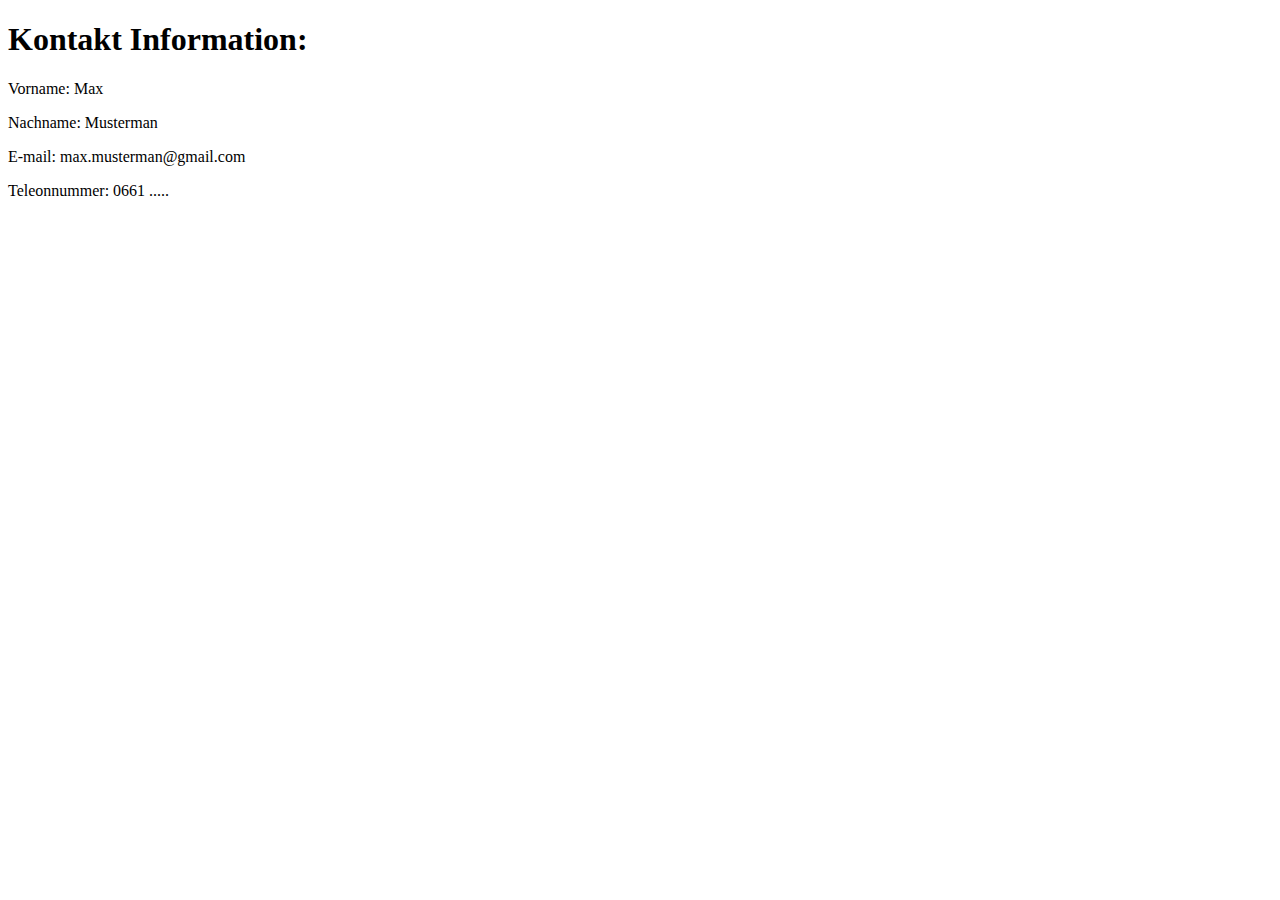
<file: kontakt.html>
<!DOCTYPE html>
<html lang="de">
    <body>
        <h1>Kontakt Information: </h1>
        <p>Vorname: <span>Max </span></p>
        <p>Nachname: <span>Musterman </span></p>
        <p>E-mail: <span>max.musterman@gmail.com</span></p>
        <p>Teleonnummer: <span>0661 .....</span></p>
    </body>
</html>
</file>
<file: index.css>
:root {
  /* --backround-color-1: hsl(203, 87%, 65%); */
  --transition: all 0.3s linear;
}


* {
  box-sizing: border-box;
}

html {
  padding: 0;
  font-family: -apple-system, BlinkMacSystemFont, 'Segoe UI', Roboto, Helvetica, Arial, sans-serif;
}

body {
  margin: 0;
  background-color: #fff;
  /* background-color: var(--backround-color-1)!important; */
}

#sidebar {
  background-color: #fff;
  max-width: 100%;
  margin: 0 auto;
  min-height: 100vh;
  position: absolute;
  top: 0;
  left: -100%;
  width: 20rem;
  z-index: 999;
  overflow: hidden;
  transition: var(--transition);
}

.show-sidebar {
  left: 0;
}

div.side-top-wrapper #side-logo {
  height: 54px;
  width: 100%;
  padding-right: 7rem;
}

#sidebar .side-logo-close-btn-wrap svg {
  height: 32px;
  width: 100%;
}

#sidebar .side-logo-close-btn-wrap {
  border-bottom: 1px solid rgba(12, 11, 11, 0.135);
  padding-top: 1.5rem;
  padding-bottom: 1.5rem;
}


#sidebar .side-logo-close-btn-wrap button {
  position: absolute;
  top: 0;
  right: 0;
  border-radius: 50%;
  width: 3rem;
  height: 3rem;
  border: none;
  background-color: #fff;
  box-shadow: 0 4px 6px -1px rgba(0, 0, 0, .1), 0 2px 4px -1px rgba(0, 0, 0, .06);
}

#sidebar .side-logo-close-btn-wrap button:hover {
  background-color: #ebfeff;
  transition: all 0.3s linear;
  border-radius: 50%;
  cursor: pointer;
}

.side-wrapper nav.side-links ul.side-links-list {
  list-style: none;
  padding: 0;
  margin: 0;
}


.side-wrapper nav.side-links ul.side-links-list li {
  padding-left: 1rem;
  padding-top: 1.5rem;
  padding-bottom: 1.5rem;
  padding-right: 8rem;
  margin: 0 auto;
  border-bottom: 1px solid rgba(12, 11, 11, 0.135);
}

.side-wrapper nav.side-links ul.side-links-list li:hover {
  background-color: #ebfeff;
  cursor: pointer;
}

.side-wrapper nav.side-links ul.side-links-list a {
  text-decoration: none;
  line-height: 1rem;
  font-weight: 500;
  color: #323231;
  cursor: pointer;
}

.side-support {
  display: flex;
  align-items: flex-start;
  flex-direction: column;
  width: 100%;
  padding: 0.5rem 1rem;
}

#sidebar div.side-support a svg {
  width: 1rem;
  height: 1rem;
}

#sidebar div.side-support a {
  text-decoration: none;
  color: #323231;
  background-color: #00d5e0;
  border-radius: 0.375rem;
  font-weight: 700;
  padding: 1rem 12px;
  /* width: 100%; */
}

#sidebar div.side-support a:hover {
  color: #fff;
  background-color: #0197af;
  cursor: pointer;

}

#sidebar div.side-support a span.side-support-number {
  margin: 0 8px;
}

#sidebar div.side-support p {
  color: #5a5a59;
  font-size: 0.875rem;
  line-height: 1.25rem;
  margin-bottom: 0.5rem;
  margin-top: 0.5rem;
  text-align: left;
}

#travel-option {
  max-width: 1400px;
  width: 100%;
  background-color: #fff;
  margin: 0 auto;
}

.ads-spacing {
  margin-bottom: 3.125rem;
}

.ads-spacing img .travel-option-background {
  position: relative;
  width: 100%;
  object-fit: cover;
  max-width: 100%;
  aspect-ratio: 1/1;
}


.travel-option-wrapper {
  display: flex;
  align-items: center;
  flex-direction: column;
}

.travel-option-headline {
  display: flex;
  padding: 4rem 1rem 0;
}

div .travel-option-headline svg.travel-option-header-svg {
  position: absolute;
  top: 0;
  left: 0;
  margin: 8rem auto 0;
  width: 100%;
}

div .travel-option-headline svg#searchtabs-svg {
  position: absolute;
  top: 0;
  left: 28%;
  margin: 12rem 0 0;
  rotate: 70deg;
  scale: .8;
  width: 100%;
}

.travel-option-header-content {
  width: 100%;
  max-width: 80rem;
  padding-left: 0.75rem;
  padding-right: 0.75rem;
  position: absolute;
  top: 0;
  left: 0;
  margin: 18rem auto 0;
}

.travel-option-searchtabs {
  background-color: transparent;
  margin-left: auto;
  margin-right: auto;
  position: relative;
}

.travel-option-search-tablists {
  display: flex;
  flex-wrap: nowrap;
  overflow-x: auto;
  padding-right: 0.5rem;
  padding-top: 0.5rem;
  position: relative;
  scroll-behavior: smooth;
  scroll-padding: 0;
  width: 100%;
}

.travel-option-button {
  /* background-color: rgba(255, 255, 255, 1); */
  background-color: #ebfeff;
  color: #323231;
  border: none;
  font-size: 16px;
  font-family: Asap, sans-serif;
  font-weight: 500;
  margin-right: 0.5rem;
  padding: 0.5rem 0.75rem;
  white-space: nowrap;
  box-shadow: 0 1px 7px 0 rgba(0, 0, 0, .15);
}

button.travel-option-button span {
  align-items: center;
  display: flex;
  position: relative;
  white-space: nowrap;
  z-index: 10;
}

button.travel-option-button span.travel-option-title {
  margin-left: 0.5rem;
}

div .travel-option-search-tablists button {
  border-radius: 0.375rem;
  border-bottom-left-radius: 0!important;
  border-bottom-right-radius: 0!important;
  align-items: center;
  display: inline-flex;
  justify-content: center;
  position: relative;
  transition-duration: .35s;
  appearance: none;
  cursor: pointer;
}

div .travel-option-search-tablists button:hover {
  color: rgba(1, 151, 175, 1);
  transition: all 0.3s linear;
}

.travel-option-search-tab-content {
  border-radius: 0.5rem;
  border-top-left-radius: 0;
  border-bottom-left-radius: 0;
  border-bottom-right-radius: 0;
  border: 1px solid transparent;
  background-color: #ffffff;
}

.travel-option-search-panels {
  padding: 1.5rem;
}

.travel-option-ibe-search {
  display: grid;
  gap: 0.5rem 1rem;
  grid-template-columns: repeat(7, 1fr);
  width: 100%;
}


.travel-option-destination {
  display: grid;
  grid-column: 1 / span 2;
}

.form-row {
  display: flex;
  flex-direction: column;
  width: 100%;
  margin-top: 0.5rem;
}

.travel-option-label-position {
  display: flex;
  flex-direction: column;
  align-items: flex-start;
  /* position: absolute; */
  background-color: #fff;
  border: solid 1px#00d5e0;
  border-radius: 6px;
  box-shadow: 0 0 0 0 rgba(0, 213, 224, .7);
  transition: box-shadow .25s ease-in;
  position: relative;
}


.travel-option-label-position label {
  font-family: Asap, sans-serif;
  font-size: .75rem;
  font-weight: 400;
  line-height: 1rem;
}

.travel-option-label-position.label-inside .travel-option-control {
  position: relative;
  left: 0.75rem;
  top: 0.25rem;
}

.travel-option-label-position input {
  background-color: transparent;
  overflow: hidden;
  padding: 1rem 0.75rem 0;
  text-overflow: ellipsis;
  white-space: nowrap;
  border: none;
  color: rgba(50, 50, 49, 1);
  font-weight: 700;
  font-family: Asap, sans-serif;
  /* min-height: 3rem; */
  outline: 2px solid transparent;
  outline-offset: 2px;
}

.travel-option-daterange {
  display: grid;
  grid-column: 3 / span 2;
}

div.travel-option-daterange.form-row button,
div.travel-option-travelers.form-row button {
  margin: 0;
  padding: 0;
  appearance: none;
  border: none;
  cursor: pointer;
}


.travel-option-label-position span {
  overflow: hidden;
  padding: 1rem 0.75rem 0;
  white-space: nowrap;
  color: rgba(50, 50, 49, 1);
  font-weight: 700;
  font-family: Asap, sans-serif;
  /* min-height: 3rem; */
  outline: 2px solid transparent;
  outline-offset: 2px;
}

.travel-option-duration {
  display: grid;
  grid-column: 5 / span 1;
}

.travel-option-airports {
  display: grid;
  grid-column: 6 / span 1;
}

.travel-option-travelers {
  display: grid;
  grid-column: 7 / span 1;
}

.travel-option-submit {
  display: grid;
  grid-column: 6 / span 2;
}

div.travel-option-submit.form-row a {
  display: inline-flex;
  align-items: center;
  justify-content: center;
  text-decoration: none;
  appearance: none;
  white-space: nowrap;
  border-radius: 0.375rem;
  background-color: rgba(0, 213, 224, 1);
  color: rgba(50, 50, 49, 1);
  min-height: 3rem;
  width: 100%;
  font-size: 16px;
  font-family: Asap, sans-serif;
  font-weight: 600;
  padding-left: 0.75rem;
  padding-right: 0.75rem;
  position: relative;
  transition-duration: .35s;
}

div.travel-option-submit.form-row a:hover {
  color: rgba(255, 255, 255, 1);
  background-color: rgba(1, 151, 175, 1);
  outline: 2px solid transparent;
  outline-offset: 2px;
  transition: all 0.3s linear;
  cursor: pointer;
}

header {
  display: flex;
  justify-content: center;
  background-color: white;
}

header .container {
  display: flex;
  padding: 0.5rem 1rem;
  max-width: 1400px;
  width: 100%;
  justify-content: space-between;
  align-items: center;
}



header #logo {
  height: 54px;
}

header #header-navigation {
  display: flex;
  align-items: center;
}


header #header-navigation nav ul {
  display: flex;
  list-style: none;
  padding: 0;
  margin: 0;
}

header #header-navigation nav ul li a {
  text-decoration: none;
  font-weight: 500;
  color: #323231;
  margin: 0 0.25rem 0 0;
  padding: 0.75rem 1.5rem;
}

header #header-navigation nav ul li a:hover {
  border-radius: 0.375rem;
  background-color: #ebfeff;
  transition: all 0.3s linear;
  cursor: pointer;
}

header #header-navigation button {
  appearance: none;
  border: none;
  background-color: transparent;
  padding: 8px;
  margin: 0 4px;
}

header #header-navigation button:hover {
  border-radius: 50px;
  background-color: #ebfeff;
  transition: all 0.3s linear;
  cursor: pointer;
}

header #header-navigation button svg {
  width: 1.5rem;
  height: 1.5rem;
}


header #header-navigation button.icon-hidden {
  margin: 0 0.4rem;
}

header #header-navigation button svg.bars {
  display: none;
}

section {
  background-color: #fff;
  max-width: 1400px;
  width: 100%;
  margin: 0 auto;
}

.title-benefits h2 {
  font-size: 2.25rem;
  line-height: 2.5625rem;
  font-weight: 400;
  margin: 2rem 0;
}

.title-benefits span {
  color: #00d5e0;
  font-weight: 700;
}

.benefits-travel {
  padding: 0 1.5rem;
  display: flex;
}

.benefits-travel-spacing {
  margin-bottom: 3.75rem;
}

.usp-wrapper {
  display: flex;
  justify-content: center;
}

.usp-item #icon-percentage,
.usp-item #icon-bulb,
.usp-item #icon-lock,
.usp-item #icon-camera {
  width: 50px;
  height: 50px;
  display: block;
  margin-left: auto;
  margin-right: auto;
}

.usp-item h2 {
  font-size: 20px;
  font-weight: 700;
  color: #323231;
  text-align: center;
}

.usp-item p {
  color: #868686;
  text-align: center;
  margin-bottom: 0;
  max-width: none;
}

/* second section */

#community {
  display: flex;
  padding: 0 1.5rem;
}

.title-community h2 {
  font-size: 2.25rem;
  font-weight: 400;
  line-height: 2.5625rem;
  margin: 2rem 0;
}

.title-community span {
  color: #00d5e0;
  font-weight: 700;
}

.community-travel-places {
  min-height: 350px;
  margin-bottom: 2rem;
}

.community-wrapper {
  display: grid;
  grid-template-columns: 1fr 1fr 1fr;
  grid-gap: 6rem 1.5rem;
}

.community-item {
  /* overflow: hidden; */
  border-radius: 16px;
  -webkit-backface-visibility: hidden;
  -moz-backface-visibility: hidden;
  -webkit-transform: translateZ(0);
  height: 414px;
  max-height: 414px;
}

img {
  max-width: 100%;
  display: block;
  vertical-align: middle;
}

.community-item>img {
  aspect-ratio: 1/1;
  width: 100%;
  object-fit: cover;
  border-radius: 16px;
  max-width: 100%;
  cursor: pointer;
}

.textcontent {
  position: absolute;
  left: 50%;
  bottom: 0;
  transform: translateX(-50%) translateY(50%);
  width: 271px;
  border-radius: 8px;
  padding: 16px 10px;
  background-color: #fff;
  box-shadow: 0 0 12px rgba(0, 0, 0, 0.18);
  text-align: center;
  display: flex;
  flex-direction: column;
  gap: 1rem;
}

.category-community {
  font-size: 2rem;
  font-weight: 500;
  margin: 0;
  position: relative;
}

.underline {
  background-color: #0197af;
  width: 6rem;
  height: 3px;
  margin: 0 auto;
}

.category-sub-title {
  margin: 0 8px 0 0;
  font-weight: 800;
  color: #0197af;
  display: flex;
  justify-content: center;
  align-items: center;
  gap: 0.5rem;
  cursor: pointer;
}

.category-sub-title svg {
  width: 1.2rem;
  height: 1.2rem;
}

#button-wrap-community {
  display: flex;
  justify-content: center;
  align-items: center;
  height: 4rem;
  margin: 7rem 0 0 0;
}

#button-wrap-community button {
  display: flex;
  justify-content: center;
  align-items: center;
  background-color: #00d5e0;
  padding: 1.1rem 0.8rem;
  appearance: none;
  border: none;
  border-radius: 5px;
  cursor: pointer;
}

#button-wrap-community span {
  position: relative;
  z-index: 10;
  white-space: nowrap;
  display: flex;
  align-items: center;
  justify-content: center;
  color: #323231;
  font-weight: bold;
  font-size: 0.9rem;
}

footer {
  background: linear-gradient(180deg, rgba(212, 247, 250, 0.7), rgba(232, 251, 249, 0));
  padding: 2rem 1.5rem;
  position: relative;
}

#footer-container {
  max-width: 1400px;
  margin: 0 auto;
}

#back-to-top-button {
  position: absolute;
  top: 0;
  left: 0;
  right: 0;
  margin-left: auto;
  margin-right: auto;
  transform: translateY(-50%);
  background-color: transparent;
  border: none;
}

.footer-nav {
  display: flex;
  flex-direction: row;
  justify-content: space-between;
  align-items: center;
  margin-bottom: 1.25rem;
}

.footer-nav #footer-logo {
  width: 12rem;
  height: auto;
}

.footer-social-icons {
  display: inline-flex;
  gap: 1.1rem;
}

.footer-icon-part {
  border: none;
  background-color: transparent;
  cursor: pointer;
}

.footer-underline {
  width: 1215px;
  height: 1px;
  margin: 0 auto;
  background-color: #aef9fc;
}

.footer-center-wrap {
  display: grid;
  grid-template-areas: 'center-left center-right';
  grid-template-columns: 2fr 1fr;
  grid-template-rows: auto;
  padding: 2rem 0 0 0;
}

.footer-lists-browser {
  display: grid;
  grid-template-areas: 'coporate-panel information-panel inspiration-panel';
  grid-template-columns: 1fr 1fr 1fr;
  gap: 1rem 2rem;
}

.panel {
  display: flex;
  flex-direction: column;
  align-items: flex-start;
}

h4.column-headline {
  color: #323231;
  font-size: 1.2rem;
  font-weight: 700;
  margin: 0 0 1.2rem 0;
}


ul.footer-list {
  padding: 0;
}

ul.footer-list li {
  padding-bottom: 1.2rem;
  list-style: none;
}

.footer-list a {
  text-decoration: none;
}

.footer-list span {
  color: #323231;
  font-size: 1.2rem;
}

#newsletter-area {
  display: flex;
  flex-direction: column;
  gap: 2rem;
}

#newsletter-area h3 {
  font-size: 1.2rem;
  margin-top: 0;
  margin-bottom: 0;
  color: #321231;
}

h3 span {
  color: #00d5e0;
}


#footer-button {
  align-items: center;
  border-radius: 0.375rem;
  display: inline-flex;
  font-weight: 700;
  justify-content: center;
  position: relative;
  transition-duration: 0.35s;
  text-decoration: none;
  background-color: #00d5e0;
  width: 100%;
  padding: 0.938rem 1rem;
  color: rgb(50, 50, 49);
  transition: all 0.3s ease-in-out;
}

#footer-button:hover {
  background-color: rgb(1, 151, 175);
  color: white;
}

#app-wrap {
  display: inline-flex;
  justify-content: space-between;
  width: 100%;
  padding-top: 2rem;
}

#app-store {
  width: 45%;
}

#play-store {
  width: 45%;
}

#footer-help {
  display: block;
  color: #70706f;
  margin-top: 4rem;
  margin-bottom: 1rem;
  max-width: none;
}

#footer-help>a {
  color: #0197af;
  text-decoration: inherit;
}

#copyright {
  color: #70706f;
}

#footnote-wrap {
  display: flex;
  align-items: center;
  justify-content: space-between;
  margin-top: 1rem;
  padding-bottom: 2.1rem;
}

div#container-footnote a {
  color: #323231;
  text-decoration: none;
  line-height: 3rem;
}

div#container-footnote a:not(.datenschutzerklaerung):before {
  display: inline-flex;
  content: "|";
  padding: 0 0.75rem;
}

div#footer-hash span {
  color: #0197af;
}

/* .show-sidebar {
  transform: translate(0);
} */


/* 
@media only screen and (max-width: 320px) {
 
} */

@media only screen and (max-width: 768px) {

  .community-wrapper {
    grid-template-columns: 1fr;
  }

  .community-item {
    display: block;
    margin: 8rem auto 0;
  }
}

@media only screen and (max-width: 991px) {

  .travel-option-ibe-search {
    display: flex;
    flex-direction: column;
    gap: 1rem 0;
  }

}

@media only screen and (min-width: 0) and (max-width: 768px) {


  .travel-option-ibe-search {
    display: flex;
    flex-direction: column;
    gap: 1rem 0;
  }

  div #header-navigation nav ul.links li {
    display: none;
  }

  header #header-navigation button svg.bars {
    display: block;
  }

  header #header-navigation button svg.bars:hover {
    transition: all 0.8s linear;
    transform: rotate(90deg);
    cursor: pointer;
  }

  .phone {
    display: none;
  }

  .title-community h2 {
    display: flex;
    flex-direction: column;
  }

  .usp-wrapper {
    display: block;
  }

  .footer-nav {
    display: block;
  }

  .footer-social-icons {
    margin: 2rem 0;
  }

  .footer-icon-part {
    padding-right: 0.05rem;
  }

  .footer-center-wrap {
    display: block;
  }

  .footer-lists-browser {
    display: block;
  }

  #footnote-wrap {
    display: flex;
    flex-direction: column;
  }

  #copyright {
    padding-bottom: 2rem;
  }

  #footer-hash {
    margin-top: 2rem;
  }

  #container-footnote {
    display: flex;
    flex-direction: column;
  }
}
</file>
